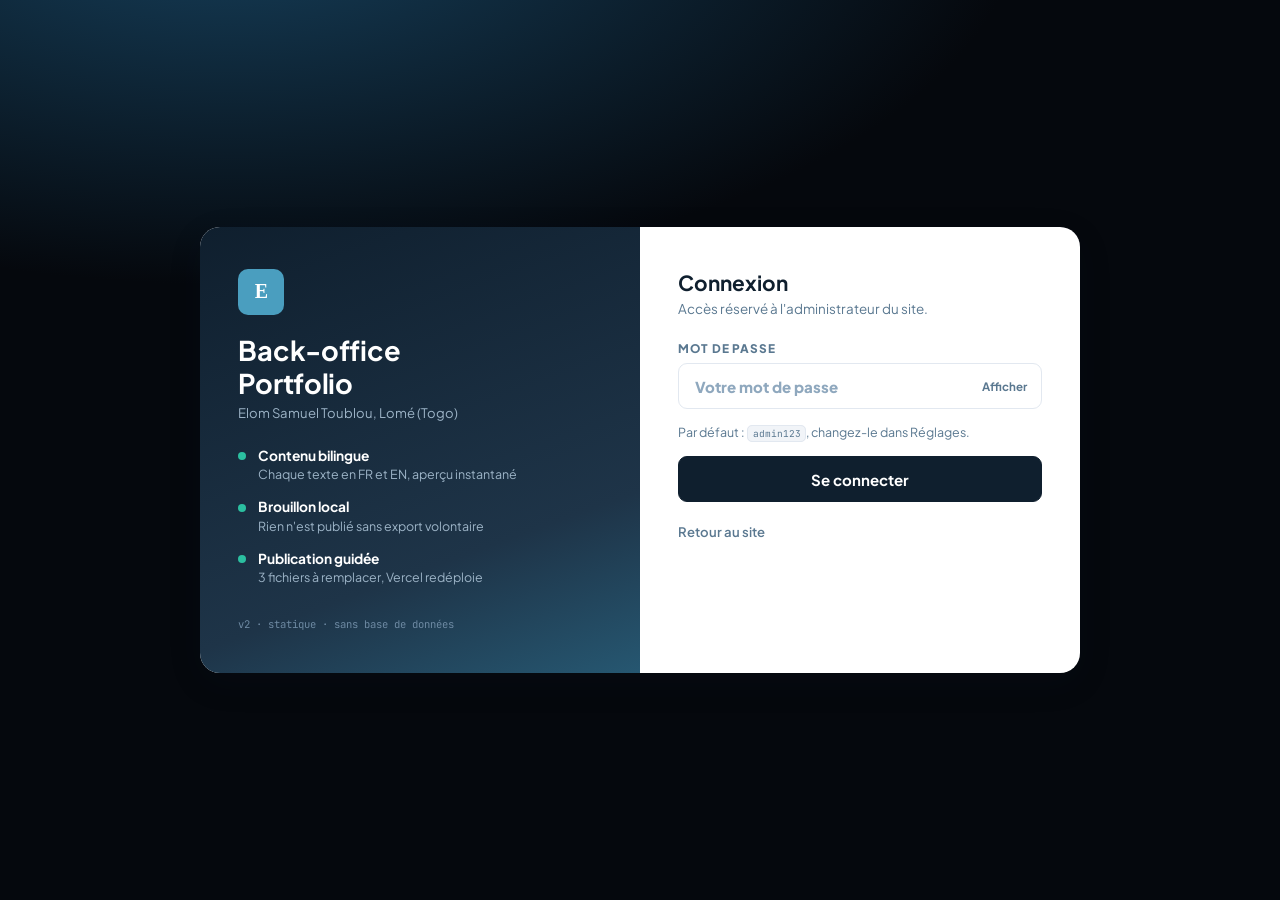
<file: admin/index.html>
<!DOCTYPE html>
<html lang="fr">
<head>
<meta charset="UTF-8">
<meta name="viewport" content="width=device-width, initial-scale=1.0">
<title>Back-office, Portfolio Elom Samuel Toublou</title>
<meta name="robots" content="noindex, nofollow">
<link rel="icon" href="data:image/svg+xml,<svg xmlns='http://www.w3.org/2000/svg' viewBox='0 0 36 36'><rect width='36' height='36' rx='6' fill='%230F1F2E'/><text x='50%25' y='56%25' dominant-baseline='middle' text-anchor='middle' font-family='Georgia,serif' font-weight='700' font-size='13' fill='white'>BO</text></svg>">
<link rel="preconnect" href="https://fonts.googleapis.com">
<link rel="preconnect" href="https://fonts.gstatic.com" crossorigin>
<link href="https://fonts.googleapis.com/css2?family=Plus+Jakarta+Sans:wght@400;500;600;700;800&family=JetBrains+Mono:wght@400;500;600&display=swap" rel="stylesheet">
<link rel="stylesheet" href="style.css">
</head>
<body>

<!-- LOGIN -->
<div id="login-screen" class="login-screen" hidden>
  <div class="login-split">
    <div class="login-brand">
      <div class="login-mark">E</div>
      <h1>Back-office<br>Portfolio</h1>
      <p class="login-who">Elom Samuel Toublou, Lomé (Togo)</p>
      <ul class="login-feats">
        <li><b>Contenu bilingue</b><span>Chaque texte en FR et EN, aperçu instantané</span></li>
        <li><b>Brouillon local</b><span>Rien n'est publié sans export volontaire</span></li>
        <li><b>Publication guidée</b><span>3 fichiers à remplacer, Vercel redéploie</span></li>
      </ul>
      <p class="login-ver">v2 · statique · sans base de données</p>
    </div>
    <div class="login-form-wrap">
      <h2>Connexion</h2>
      <p class="login-sub">Accès réservé à l'administrateur du site.</p>
      <form id="login-form" autocomplete="off">
        <label class="fld">
          <span>Mot de passe</span>
          <span class="pass-wrap">
            <input type="password" id="login-pass" placeholder="Votre mot de passe" autofocus>
            <button type="button" class="pass-eye" id="login-toggle" aria-label="Afficher le mot de passe">Afficher</button>
          </span>
        </label>
        <p class="login-hint" id="login-hint">Par défaut : <code>admin123</code>, changez-le dans Réglages.</p>
        <p class="login-err" id="login-err" hidden>Mauvais mot de passe, réessayez.</p>
        <button type="submit" class="btn-primary btn-block">Se connecter</button>
      </form>
      <a class="login-back" href="../index.html">Retour au site</a>
    </div>
  </div>
</div>

<!-- APP -->
<div id="app" class="app" hidden>
  <div class="side-overlay" id="side-overlay"></div>
  <aside class="sidebar" id="sidebar">
    <div class="side-brand">
      <div class="side-mark">E</div>
      <div class="side-id">
        <div class="side-name">Portfolio · BO</div>
        <div class="side-status"><span class="dot" id="side-dot"></span><span id="draft-status">Chargement…</span></div>
      </div>
    </div>
    <nav class="side-nav" id="side-nav">
      <p class="nav-group">Pilotage</p>
      <button data-view="dashboard" class="on"><span class="ico"><svg class="ic" viewBox="0 0 24 24" fill="none" stroke="currentColor" stroke-width="2" stroke-linecap="round" stroke-linejoin="round" aria-hidden="true"><rect width="7" height="9" x="3" y="3" rx="1"/><rect width="7" height="5" x="14" y="3" rx="1"/><rect width="7" height="9" x="14" y="12" rx="1"/><rect width="7" height="5" x="3" y="16" rx="1"/></svg></span>Tableau de bord</button>
      <p class="nav-group">Contenu</p>
      <button data-view="hero"><span class="ico"><svg class="ic" viewBox="0 0 24 24" fill="none" stroke="currentColor" stroke-width="2" stroke-linecap="round" stroke-linejoin="round" aria-hidden="true"><rect width="18" height="7" x="3" y="3" rx="1"/><rect width="9" height="7" x="3" y="14" rx="1"/><rect width="5" height="7" x="16" y="14" rx="1"/></svg></span>Hero</button>
      <button data-view="services"><span class="ico"><svg class="ic" viewBox="0 0 24 24" fill="none" stroke="currentColor" stroke-width="2" stroke-linecap="round" stroke-linejoin="round" aria-hidden="true"><rect width="7" height="7" x="3" y="3" rx="1"/><rect width="7" height="7" x="14" y="3" rx="1"/><rect width="7" height="7" x="14" y="14" rx="1"/><rect width="7" height="7" x="3" y="14" rx="1"/></svg></span>Services<span class="count" id="count-services"></span></button>
      <button data-view="projects"><span class="ico"><svg class="ic" viewBox="0 0 24 24" fill="none" stroke="currentColor" stroke-width="2" stroke-linecap="round" stroke-linejoin="round" aria-hidden="true"><path d="M4 20h16a2 2 0 0 0 2-2V8a2 2 0 0 0-2-2h-7.9a2 2 0 0 1-1.69-.9L9.6 3.9A2 2 0 0 0 7.93 3H4a2 2 0 0 0-2 2v13c0 1.1.9 2 2 2Z"/><path d="M8 10v4"/><path d="M12 10v2"/><path d="M16 10v6"/></svg></span>Projets<span class="count" id="count-projects"></span></button>
      <button data-view="finmodel"><span class="ico"><svg class="ic" viewBox="0 0 24 24" fill="none" stroke="currentColor" stroke-width="2" stroke-linecap="round" stroke-linejoin="round" aria-hidden="true"><line x1="21" x2="14" y1="4" y2="4"/><line x1="10" x2="3" y1="4" y2="4"/><line x1="21" x2="12" y1="12" y2="12"/><line x1="8" x2="3" y1="12" y2="12"/><line x1="21" x2="16" y1="20" y2="20"/><line x1="12" x2="3" y1="20" y2="20"/><line x1="14" x2="14" y1="2" y2="6"/><line x1="8" x2="8" y1="10" y2="14"/><line x1="16" x2="16" y1="18" y2="22"/></svg></span>Modélisation</button>
      <button data-view="skills"><span class="ico"><svg class="ic" viewBox="0 0 24 24" fill="none" stroke="currentColor" stroke-width="2" stroke-linecap="round" stroke-linejoin="round" aria-hidden="true"><path d="m3 17 2 2 4-4"/><path d="m3 7 2 2 4-4"/><path d="M13 6h8"/><path d="M13 12h8"/><path d="M13 18h8"/></svg></span>Compétences<span class="count" id="count-skills"></span></button>
      <button data-view="certs"><span class="ico"><svg class="ic" viewBox="0 0 24 24" fill="none" stroke="currentColor" stroke-width="2" stroke-linecap="round" stroke-linejoin="round" aria-hidden="true"><circle cx="12" cy="8" r="6"/><path d="M15.477 12.89 17 22l-5-3-5 3 1.523-9.11"/></svg></span>Certifications<span class="count" id="count-certs"></span></button>
      <button data-view="cv"><span class="ico"><svg class="ic" viewBox="0 0 24 24" fill="none" stroke="currentColor" stroke-width="2" stroke-linecap="round" stroke-linejoin="round" aria-hidden="true"><path d="M14 2H6a2 2 0 0 0-2 2v16a2 2 0 0 0 2 2h12a2 2 0 0 0 2-2V8z"/><polyline points="14 2 14 8 20 8"/><line x1="16" y1="13" x2="8" y2="13"/><line x1="16" y1="17" x2="8" y2="17"/><polyline points="10 9 9 9 8 9"/></svg></span>CV &amp; Expériences<span class="count" id="count-cv"></span></button>
      <button data-view="about"><span class="ico"><svg class="ic" viewBox="0 0 24 24" fill="none" stroke="currentColor" stroke-width="2" stroke-linecap="round" stroke-linejoin="round" aria-hidden="true"><path d="M19 21v-2a4 4 0 0 0-4-4H9a4 4 0 0 0-4 4v2"/><circle cx="12" cy="7" r="4"/></svg></span>À propos</button>
      <button data-view="contact"><span class="ico"><svg class="ic" viewBox="0 0 24 24" fill="none" stroke="currentColor" stroke-width="2" stroke-linecap="round" stroke-linejoin="round" aria-hidden="true"><rect width="20" height="16" x="2" y="4" rx="2"/><path d="m22 7-8.97 5.7a1.94 1.94 0 0 1-2.06 0L2 7"/></svg></span>Contact et profil</button>
      <p class="nav-group">Publication</p>
      <button data-view="media"><span class="ico"><svg class="ic" viewBox="0 0 24 24" fill="none" stroke="currentColor" stroke-width="2" stroke-linecap="round" stroke-linejoin="round" aria-hidden="true"><rect width="18" height="18" x="3" y="3" rx="2" ry="2"/><circle cx="9" cy="9" r="2"/><path d="m21 15-3.086-3.086a2 2 0 0 0-2.828 0L6 21"/></svg></span>Médias</button>
      <button data-view="seo"><span class="ico"><svg class="ic" viewBox="0 0 24 24" fill="none" stroke="currentColor" stroke-width="2" stroke-linecap="round" stroke-linejoin="round" aria-hidden="true"><circle cx="11" cy="11" r="8"/><path d="m21 21-4.3-4.3"/></svg></span>SEO</button>
      <button data-view="audience"><span class="ico"><svg class="ic" viewBox="0 0 24 24" fill="none" stroke="currentColor" stroke-width="2" stroke-linecap="round" stroke-linejoin="round" aria-hidden="true"><path d="M3 3v16a2 2 0 0 0 2 2h16"/><path d="M7 16v-3"/><path d="M12 16V8"/><path d="M17 16v-5"/></svg></span>Audience</button>
      <button data-view="activity"><span class="ico"><svg class="ic" viewBox="0 0 24 24" fill="none" stroke="currentColor" stroke-width="2" stroke-linecap="round" stroke-linejoin="round" aria-hidden="true"><circle cx="12" cy="12" r="10"/><polyline points="12 6 12 12 16 14"/></svg></span>Journal</button>
      <button data-view="settings"><span class="ico"><svg class="ic" viewBox="0 0 24 24" fill="none" stroke="currentColor" stroke-width="2" stroke-linecap="round" stroke-linejoin="round" aria-hidden="true"><path d="M12.22 2h-.44a2 2 0 0 0-2 2v.18a2 2 0 0 1-1 1.73l-.43.25a2 2 0 0 1-2 0l-.15-.08a2 2 0 0 0-2.73.73l-.22.38a2 2 0 0 0 .73 2.73l.15.1a2 2 0 0 1 1 1.72v.51a2 2 0 0 1-1 1.74l-.15.09a2 2 0 0 0-.73 2.73l.22.38a2 2 0 0 0 2.73.73l.15-.08a2 2 0 0 1 2 0l.43.25a2 2 0 0 1 1 1.73V20a2 2 0 0 0 2 2h.44a2 2 0 0 0 2-2v-.18a2 2 0 0 1 1-1.73l.43-.25a2 2 0 0 1 2 0l.15.08a2 2 0 0 0 2.73-.73l.22-.39a2 2 0 0 0-.73-2.73l-.15-.08a2 2 0 0 1-1-1.74v-.5a2 2 0 0 1 1-1.74l.15-.09a2 2 0 0 0 .73-2.73l-.22-.38a2 2 0 0 0-2.73-.73l-.15.08a2 2 0 0 1-2 0l-.43-.25a2 2 0 0 1-1-1.73V4a2 2 0 0 0-2-2z"/><circle cx="12" cy="12" r="3"/></svg></span>Réglages et export<span class="dot-warn" id="dot-unpublished" hidden></span></button>
    </nav>
    <div class="side-foot">
      <button id="btn-preview-toggle" class="side-link"><svg class="ic" viewBox="0 0 24 24" fill="none" stroke="currentColor" stroke-width="2" stroke-linecap="round" stroke-linejoin="round" aria-hidden="true"><path d="M2 12s3-7 10-7 10 7 10 7-3 7-10 7-10-7-10-7Z"/><circle cx="12" cy="12" r="3"/></svg><span>Aperçu du site</span></button>
      <a href="../index.html" target="_blank" rel="noopener" class="side-link"><svg class="ic" viewBox="0 0 24 24" fill="none" stroke="currentColor" stroke-width="2" stroke-linecap="round" stroke-linejoin="round" aria-hidden="true"><path d="M15 3h6v6"/><path d="M10 14 21 3"/><path d="M18 13v6a2 2 0 0 1-2 2H5a2 2 0 0 1-2-2V8a2 2 0 0 1 2-2h6"/></svg><span>Voir le site</span></a>
      <button id="btn-logout" class="side-link"><svg class="ic" viewBox="0 0 24 24" fill="none" stroke="currentColor" stroke-width="2" stroke-linecap="round" stroke-linejoin="round" aria-hidden="true"><path d="M18.36 6.64a9 9 0 1 1-12.73 0"/><line x1="12" x2="12" y1="2" y2="12"/></svg><span>Déconnexion</span></button>
    </div>
  </aside>

  <div class="main">
    <header class="topbar">
      <div class="crumb">
        <button class="hamburger" id="btn-menu" aria-label="Menu"><svg class="ic" viewBox="0 0 24 24" fill="none" stroke="currentColor" stroke-width="2" stroke-linecap="round" stroke-linejoin="round" aria-hidden="true"><line x1="4" x2="20" y1="12" y2="12"/><line x1="4" x2="20" y1="6" y2="6"/><line x1="4" x2="20" y1="18" y2="18"/></svg></button>
        <div>
          <h2 id="view-title">Tableau de bord</h2>
          <p id="view-sub">Vue d'ensemble du contenu.</p>
        </div>
      </div>
      <div class="top-actions">
        <button class="cmdk-trigger" id="btn-cmdk" type="button"><svg class="ic" viewBox="0 0 24 24" fill="none" stroke="currentColor" stroke-width="2" stroke-linecap="round" stroke-linejoin="round" aria-hidden="true"><circle cx="11" cy="11" r="8"/><path d="m21 21-4.3-4.3"/></svg><span>Rechercher</span><kbd>Ctrl K</kbd></button>
        <div class="seg" role="group" aria-label="Langue de l'aperçu">
          <span class="seg-lbl">Aperçu</span>
          <button id="tab-fr" class="on">FR</button><button id="tab-en">EN</button>
        </div>
        <span class="save-pill" id="save-state"><span class="dot"></span><span id="save-state-txt">Enregistré</span></span>
        <button id="btn-save" class="btn-primary">Enregistrer</button>
        <button id="btn-export" class="btn-dark">Exporter</button>
      </div>
    </header>

    <div class="preview-bar" id="preview-bar" hidden>
      <div class="preview-tools">
        <div class="seg seg-dark" role="group" aria-label="Format d'aperçu">
          <button id="preview-desktop" class="on"><svg class="ic" viewBox="0 0 24 24" fill="none" stroke="currentColor" stroke-width="2" stroke-linecap="round" stroke-linejoin="round" aria-hidden="true"><rect width="20" height="14" x="2" y="3" rx="2"/><line x1="8" x2="16" y1="21" y2="21"/><line x1="12" x2="12" y1="17" y2="21"/></svg>Desktop</button><button id="preview-mobile"><svg class="ic" viewBox="0 0 24 24" fill="none" stroke="currentColor" stroke-width="2" stroke-linecap="round" stroke-linejoin="round" aria-hidden="true"><rect width="14" height="20" x="5" y="2" rx="2" ry="2"/><path d="M12 18h.01"/></svg>Mobile</button>
        </div>
        <span class="preview-url">../index.html · brouillon local</span>
        <span class="preview-sp"></span>
        <button id="btn-preview-reload" class="tool-btn"><svg class="ic" viewBox="0 0 24 24" fill="none" stroke="currentColor" stroke-width="2" stroke-linecap="round" stroke-linejoin="round" aria-hidden="true"><path d="M21 12a9 9 0 1 1-9-9c2.52 0 4.93 1 6.74 2.74L21 8"/><path d="M21 3v5h-5"/></svg>Recharger</button>
        <a href="../index.html" target="_blank" rel="noopener" class="tool-btn"><svg class="ic" viewBox="0 0 24 24" fill="none" stroke="currentColor" stroke-width="2" stroke-linecap="round" stroke-linejoin="round" aria-hidden="true"><path d="M15 3h6v6"/><path d="M10 14 21 3"/><path d="M18 13v6a2 2 0 0 1-2 2H5a2 2 0 0 1-2-2V8a2 2 0 0 1 2-2h6"/></svg>Ouvrir</a>
        <button id="btn-preview-close" class="tool-btn"><svg class="ic" viewBox="0 0 24 24" fill="none" stroke="currentColor" stroke-width="2" stroke-linecap="round" stroke-linejoin="round" aria-hidden="true"><path d="M18 6 6 18"/><path d="m6 6 12 12"/></svg>Fermer</button>
      </div>
      <div class="preview-frame-wrap">
        <iframe id="preview-frame" src="../index.html" title="Aperçu du site"></iframe>
      </div>
    </div>

    <main id="view" class="view"></main>
    <footer class="app-foot">Back-office portfolio · brouillon stocké dans ce navigateur · mot de passe : dissuasion locale, pas une sécurité serveur.</footer>
  </div>
</div>

<div id="cmdk" class="cmdk" hidden>
  <div class="cmdk-box">
    <div class="cmdk-input-wrap"><svg class="ic" viewBox="0 0 24 24" fill="none" stroke="currentColor" stroke-width="2" stroke-linecap="round" stroke-linejoin="round" aria-hidden="true"><circle cx="11" cy="11" r="8"/><path d="m21 21-4.3-4.3"/></svg><input id="cmdk-input" placeholder="Rechercher un contenu, une section…" autocomplete="off"></div>
    <div class="cmdk-results" id="cmdk-results"></div>
    <div class="cmdk-foot"><span><kbd>flèches</kbd> naviguer</span><span><kbd>Entrée</kbd> ouvrir</span><span><kbd>Échap</kbd> fermer</span></div>
  </div>
</div>

<div id="toasts" class="toasts" aria-live="polite"></div>

<div id="modal" class="modal" hidden>
  <div class="modal-box">
    <div class="modal-ico" id="modal-ico"><svg class="ic" viewBox="0 0 24 24" fill="none" stroke="currentColor" stroke-width="2" stroke-linecap="round" stroke-linejoin="round" aria-hidden="true"><path d="m21.73 18-8-14a2 2 0 0 0-3.48 0l-8 14A2 2 0 0 0 4 21h16a2 2 0 0 0 1.73-3Z"/><path d="M12 9v4"/><path d="M12 17h.01"/></svg></div>
    <div>
      <h3 id="modal-title">Confirmer</h3>
      <p id="modal-text"></p>
      <div class="modal-actions">
        <button id="modal-cancel" class="btn-ghost">Annuler</button>
        <button id="modal-ok" class="btn-danger">Supprimer</button>
      </div>
    </div>
  </div>
</div>

<script src="app.js" defer></script>
</body>
</html>
</file>
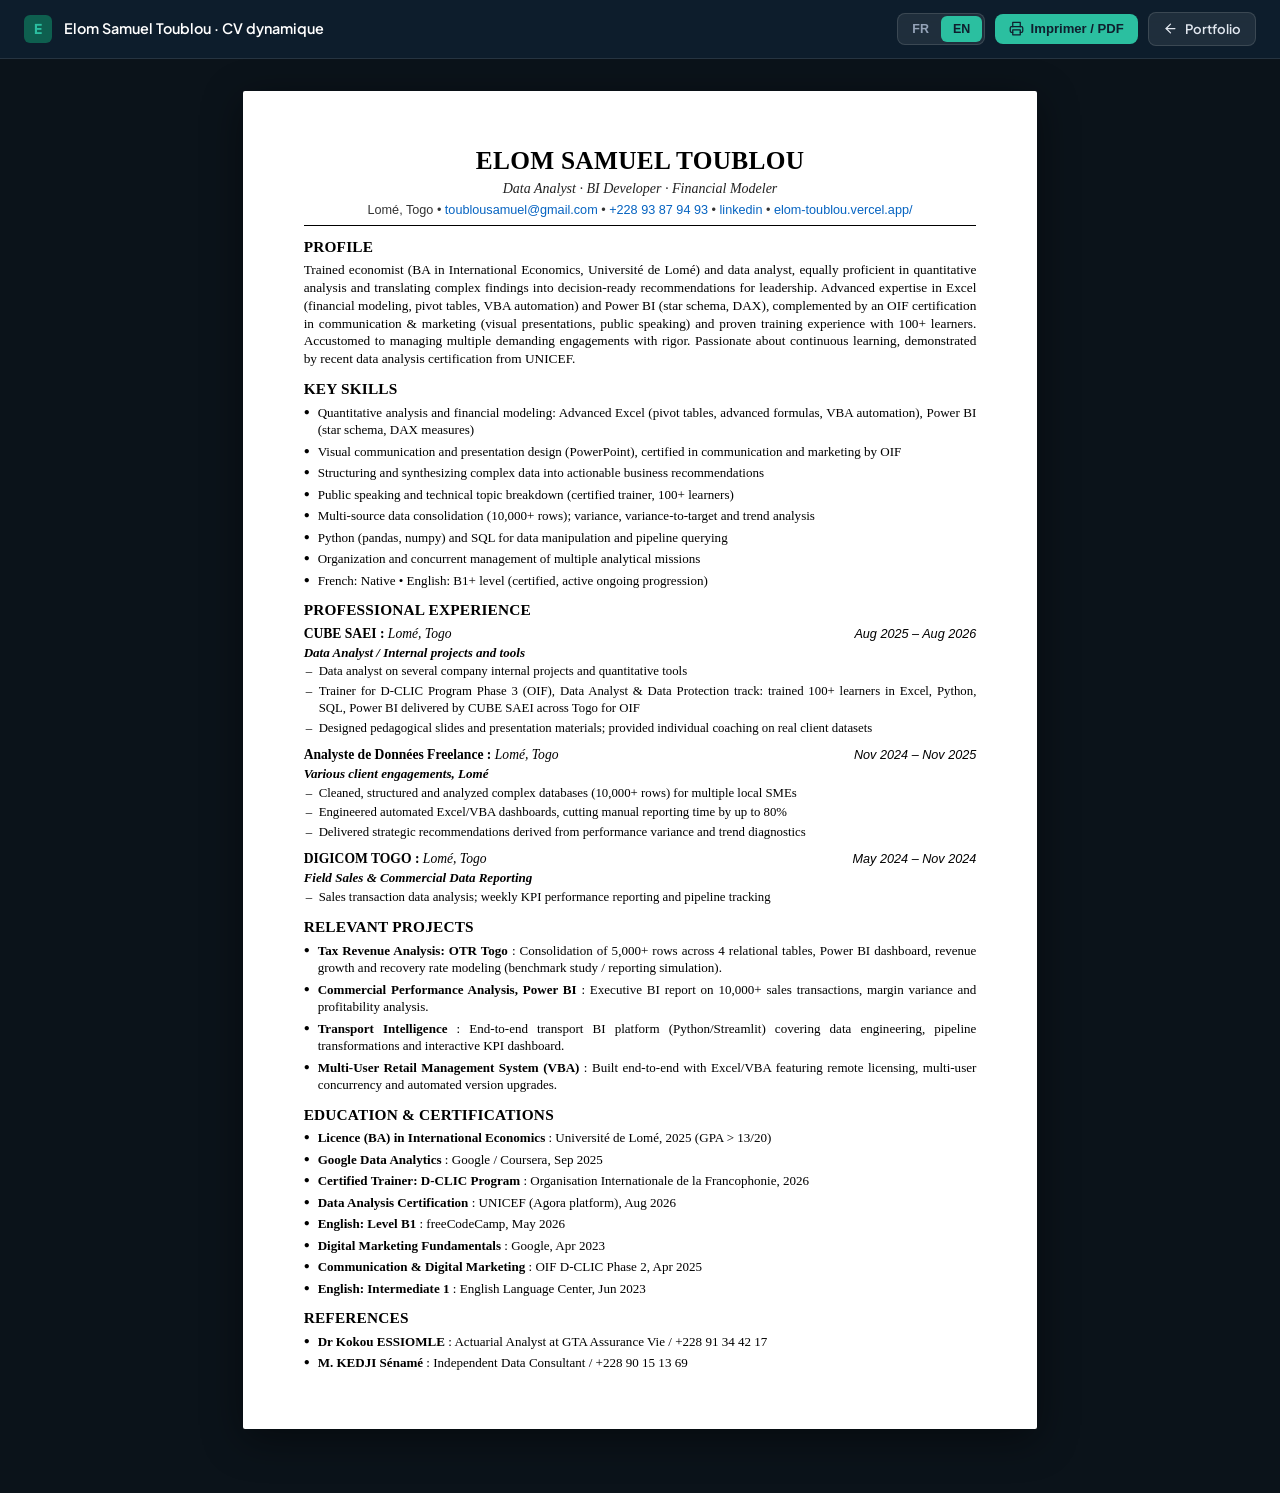
<file: cv.html>
<!DOCTYPE html>
<html lang="fr">
<head>
<meta charset="UTF-8">
<meta name="viewport" content="width=device-width, initial-scale=1.0">
<title>CV — Elom Samuel Toublou | Data Analyst</title>
<meta name="robots" content="noindex, follow">
<link rel="preconnect" href="https://fonts.googleapis.com">
<link rel="preconnect" href="https://fonts.gstatic.com" crossorigin>
<link href="https://fonts.googleapis.com/css2?family=Plus+Jakarta+Sans:wght@400;500;600;700&display=swap" rel="stylesheet">
<style>
  @page {
    size: A4;
    margin: 10mm 14mm 10mm 14mm;
  }
  * { box-sizing: border-box; margin: 0; padding: 0; }
  body {
    background: #0b131a;
    color: #111;
    font-family: "Times New Roman", Times, Georgia, serif;
    font-size: 10pt;
    line-height: 1.34;
    -webkit-font-smoothing: antialiased;
  }

  /* Barre d'action supérieure */
  .toolbar {
    position: sticky;
    top: 0;
    z-index: 100;
    display: flex;
    align-items: center;
    justify-content: space-between;
    gap: 1rem;
    padding: .75rem 1.5rem;
    background: rgba(15, 31, 46, 0.92);
    backdrop-filter: blur(12px);
    border-bottom: 1px solid rgba(255, 255, 255, 0.1);
    font-family: 'Plus Jakarta Sans', sans-serif;
    color: #fff;
  }
  .toolbar-brand {
    display: flex;
    align-items: center;
    gap: .75rem;
    font-size: .9rem;
    font-weight: 600;
  }
  .toolbar-brand .mark {
    width: 28px;
    height: 28px;
    background: #0E5F4F;
    color: #2BBFA0;
    display: grid;
    place-items: center;
    border-radius: 6px;
    font-weight: 800;
    font-size: .85rem;
  }
  .toolbar-actions {
    display: flex;
    align-items: center;
    gap: .6rem;
  }
  .lang-seg {
    display: inline-flex;
    background: rgba(255, 255, 255, 0.08);
    border: 1px solid rgba(255, 255, 255, 0.12);
    border-radius: 8px;
    padding: 2px;
  }
  .lang-seg button {
    background: none;
    border: none;
    color: #94A3B8;
    padding: .35rem .75rem;
    font-size: .78rem;
    font-weight: 700;
    border-radius: 6px;
    cursor: pointer;
    transition: all .2s;
  }
  .lang-seg button.active {
    background: #2BBFA0;
    color: #0F1F2E;
  }
  .btn-tool {
    display: inline-flex;
    align-items: center;
    gap: .4rem;
    padding: .45rem .9rem;
    font-size: .82rem;
    font-weight: 600;
    border-radius: 8px;
    text-decoration: none;
    cursor: pointer;
    border: none;
    transition: all .2s;
  }
  .btn-print {
    background: #2BBFA0;
    color: #0F1F2E;
  }
  .btn-print:hover {
    background: #38d4b3;
  }
  .btn-back {
    background: rgba(255, 255, 255, 0.08);
    color: #E2E8F0;
    border: 1px solid rgba(255, 255, 255, 0.12);
  }
  .btn-back:hover {
    background: rgba(255, 255, 255, 0.14);
  }

  /* Feuille A4 */
  .page-wrap {
    padding: 2rem 1rem 4rem;
    display: flex;
    justify-content: center;
  }
  .cv-sheet {
    width: 210mm;
    min-height: 297mm;
    background: #fff;
    padding: 14mm 16mm 14mm 16mm;
    box-shadow: 0 10px 40px rgba(0, 0, 0, 0.45);
    border-radius: 2px;
    color: #000;
  }

  /* Typographie CV */
  h1.name {
    font-size: 19pt;
    font-weight: bold;
    text-transform: uppercase;
    text-align: center;
    letter-spacing: .3px;
    margin-bottom: 2px;
  }
  .headline {
    text-align: center;
    font-size: 10.5pt;
    font-style: italic;
    color: #222;
    margin-bottom: 3px;
  }
  .contact {
    text-align: center;
    font-size: 9.5pt;
    font-family: Arial, sans-serif;
    color: #333;
    margin-bottom: 6px;
  }
  .contact a {
    color: #0563c1;
    text-decoration: none;
  }
  hr.sep {
    border: none;
    border-top: 1.1pt solid #000;
    margin: 6px 0 10px;
  }

  h2 {
    font-size: 11.5pt;
    font-weight: bold;
    text-transform: uppercase;
    margin: 11px 0 4px;
    letter-spacing: .2px;
  }

  .profile {
    text-align: justify;
    font-size: 10pt;
    line-height: 1.34;
  }

  ul.b {
    list-style: none;
    margin-top: 2px;
  }
  ul.b > li {
    padding-left: 14px;
    position: relative;
    margin-bottom: 4px;
    text-align: justify;
    font-size: 9.8pt;
  }
  ul.b > li::before {
    content: "●";
    position: absolute;
    left: 0;
    font-size: 7.5pt;
    top: 1px;
  }

  .job {
    margin-bottom: 9px;
  }
  .job-line {
    display: flex;
    justify-content: space-between;
    align-items: baseline;
  }
  .job-head {
    font-weight: bold;
    font-size: 10.2pt;
  }
  .job-org {
    font-style: italic;
    font-weight: normal;
  }
  .job-dates {
    font-family: Arial, sans-serif;
    font-size: 9.5pt;
    font-style: italic;
    white-space: nowrap;
    padding-left: 10px;
  }
  .role-sub {
    font-style: italic;
    font-size: 9.8pt;
    margin-top: 1px;
    font-weight: 600;
  }

  ul.sub {
    list-style: none;
    margin-top: 2px;
  }
  ul.sub > li {
    padding-left: 15px;
    position: relative;
    margin-bottom: 2.5px;
    font-size: 9.6pt;
    text-align: justify;
  }
  ul.sub > li::before {
    content: "–";
    position: absolute;
    left: 2px;
  }

  .loading-msg {
    text-align: center;
    padding: 3rem;
    font-family: 'Plus Jakarta Sans', sans-serif;
    color: #94A3B8;
  }

  /* Mode impression natif A4 */
  @media print {
    body {
      background: #fff;
    }
    .toolbar {
      display: none !important;
    }
    .page-wrap {
      padding: 0;
      margin: 0;
    }
    .cv-sheet {
      box-shadow: none;
      border-radius: 0;
      width: 100%;
      min-height: auto;
      padding: 0;
    }
    a {
      text-decoration: none;
      color: inherit;
    }
  }

  @media (max-width: 820px) {
    .cv-sheet {
      width: 100%;
      min-height: auto;
      padding: 1rem;
    }
    .toolbar {
      flex-wrap: wrap;
    }
  }
</style>
</head>
<body>

<header class="toolbar">
  <div class="toolbar-brand">
    <div class="mark">E</div>
    <span>Elom Samuel Toublou · CV dynamique</span>
  </div>
  <div class="toolbar-actions">
    <div class="lang-seg" role="group" aria-label="Langue du CV">
      <button id="btn-fr" class="active">FR</button>
      <button id="btn-en">EN</button>
    </div>
    <button id="btn-print" class="btn-tool btn-print" onclick="window.print()">
      <svg width="15" height="15" viewBox="0 0 24 24" fill="none" stroke="currentColor" stroke-width="2" stroke-linecap="round" stroke-linejoin="round"><polyline points="6 9 6 2 18 2 18 9"/><path d="M6 18H4a2 2 0 0 1-2-2v-5a2 2 0 0 1 2-2h16a2 2 0 0 1 2 2v5a2 2 0 0 1-2 2h-2"/><rect width="12" height="8" x="6" y="14"/></svg>
      <span>Imprimer / PDF</span>
    </button>
    <a href="index.html" class="btn-tool btn-back">
      <svg width="15" height="15" viewBox="0 0 24 24" fill="none" stroke="currentColor" stroke-width="2" stroke-linecap="round" stroke-linejoin="round"><line x1="19" y1="12" x2="5" y2="12"/><polyline points="12 19 5 12 12 5"/></svg>
      <span>Portfolio</span>
    </a>
  </div>
</header>

<main class="page-wrap">
  <article class="cv-sheet" id="cv-content">
    <div class="loading-msg">Chargement du CV…</div>
  </article>
</main>

<script>
(function() {
  const urlParams = new URLSearchParams(window.location.search);
  let currentLang = urlParams.get('lang') || localStorage.getItem('elom-lang') || 'fr';
  if (currentLang !== 'en' && currentLang !== 'fr') currentLang = 'fr';

  const DRAFT_KEY = 'elom_cms_draft';
  let siteData = null;

  function esc(s) {
    return String(s == null ? '' : s)
      .replace(/&/g, '&amp;').replace(/</g, '&lt;')
      .replace(/>/g, '&gt;').replace(/"/g, '&quot;');
  }

  function deepMerge(base, over) {
    if (Array.isArray(over)) return over;
    if (over && typeof over === 'object' && base && typeof base === 'object' && !Array.isArray(base)) {
      const out = Object.assign({}, base);
      for (const k of Object.keys(over)) out[k] = deepMerge(base[k], over[k]);
      return out;
    }
    return over === undefined ? base : over;
  }

  function renderCV() {
    if (!siteData) return;
    const isFr = currentLang === 'fr';
    const p = siteData.profile || {};
    const cv = siteData.cv || {};
    const name = [p.firstName, p.middleName, p.lastName].filter(Boolean).join(' ') || 'TOUBLOU ELOM SAMUEL';
    const headline = (cv.title && cv.title[currentLang]) || (isFr ? 'Data Analyst · Développeur BI · Modélisateur Financier' : 'Data Analyst · BI Developer · Financial Modeler');
    const summary = (cv.summary && cv.summary[currentLang]) || '';

    const phone = p.phone || '+228 93 87 94 93';
    const email = p.email || 'toublousamuel@gmail.com';
    const loc = p.location || 'Lomé, Togo';
    const linkedin = p.linkedin || 'https://www.linkedin.com/in/elom-samuel-toublou-056446346/';
    const siteUrl = 'https://elom-toublou.vercel.app/';

    // Compétences clés
    const skills = (cv.keySkills || []).map(function(s) {
      const txt = isFr ? (s.fr || s.en || '') : (s.en || s.fr || '');
      return txt ? '<li>' + esc(txt) + '</li>' : '';
    }).filter(Boolean).join('');

    // Expériences
    const exps = (cv.experiences || []).map(function(e) {
      const role = isFr ? (e.role_fr || e.role_en || '') : (e.role_en || e.role_fr || '');
      const period = isFr ? (e.period_fr || e.period_en || '') : (e.period_en || e.period_fr || '');
      const bullets = isFr ? (e.bullets_fr || e.bullets_en || []) : (e.bullets_en || e.bullets_fr || []);
      const bHtml = bullets.map(function(b) { return '<li>' + esc(b) + '</li>'; }).join('');
      return '<div class="job">' +
        '<div class="job-line">' +
          '<span class="job-head">' + esc(e.company) + (e.location ? ' : <span class="job-org">' + esc(e.location) + '</span>' : '') + '</span>' +
          '<span class="job-dates">' + esc(period) + '</span>' +
        '</div>' +
        (role ? '<p class="role-sub">' + esc(role) + '</p>' : '') +
        (bHtml ? '<ul class="sub">' + bHtml + '</ul>' : '') +
      '</div>';
    }).join('');

    // Projets pertinents (synchronisés avec site.json)
    const projects = (cv.cvProjects && cv.cvProjects.length ? cv.cvProjects : (siteData.projects && siteData.projects.items ? siteData.projects.items.slice(0, 4) : [])).map(function(pr) {
      const title = isFr ? (pr.title_fr || pr.title_en || '') : (pr.title_en || pr.title_fr || '');
      const desc = isFr ? (pr.desc_fr || pr.desc_en || '') : (pr.desc_en || pr.desc_fr || '');
      return '<li><strong>' + esc(title) + '</strong> : ' + esc(desc) + '</li>';
    }).join('');

    // Formation & Certifications
    const edu = (cv.education || []).map(function(ed) {
      const deg = isFr ? (ed.degree_fr || ed.degree_en || '') : (ed.degree_en || ed.degree_fr || '');
      const school = isFr ? (ed.school_fr || ed.school_en || ed.school || '') : (ed.school_en || ed.school_fr || ed.school || '');
      const det = isFr ? (ed.details_fr || ed.details_en || '') : (ed.details_en || ed.details_fr || '');
      return '<li><strong>' + esc(deg) + '</strong> : ' + esc(school) + (ed.year ? ', ' + esc(ed.year) : '') + (det ? ' (' + esc(det) + ')' : '') + '</li>';
    }).join('');

    // Certifications synchronisées en direct depuis la liste globale
    const certs = ((siteData.certifications && siteData.certifications.items) || []).map(function(c) {
      const cTitle = isFr ? (c.title_fr || c.title_en || '') : (c.title_en || c.title_fr || '');
      const cOrg = isFr ? (c.org_fr || c.org_en || '') : (c.org_en || c.org_fr || '');
      if (c.id === 'c1' || cTitle.toLowerCase().indexOf('licence en économie') !== -1) return '';
      return '<li><strong>' + esc(cTitle) + '</strong> : ' + esc(cOrg) + '</li>';
    }).filter(Boolean).join('');

    // Références
    const refs = (cv.references || []).map(function(r) {
      const rTitle = isFr ? (r.title_fr || r.title_en || '') : (r.title_en || r.title_fr || '');
      return '<li><strong>' + esc(r.name) + '</strong> : ' + esc(rTitle) + (r.phone ? ' / ' + esc(r.phone) : '') + '</li>';
    }).join('');

    const html =
      '<h1 class="name">' + esc(name) + '</h1>' +
      '<p class="headline">' + esc(headline) + '</p>' +
      '<p class="contact">' +
        esc(loc) + ' • <a href="mailto:' + esc(email) + '">' + esc(email) + '</a> • <a href="tel:' + esc(phone.replace(/\s+/g,'')) + '">' + esc(phone) + '</a> • ' +
        '<a href="' + esc(linkedin) + '" target="_blank" rel="noopener">linkedin</a> • ' +
        '<a href="' + esc(siteUrl) + '" target="_blank" rel="noopener">' + esc(siteUrl.replace(/^https?:\/\//, '')) + '</a>' +
      '</p>' +
      '<hr class="sep">' +
      (summary ? '<h2>' + (isFr ? 'PROFIL' : 'PROFILE') + '</h2><p class="profile">' + esc(summary) + '</p>' : '') +
      (skills ? '<h2>' + (isFr ? 'COMPÉTENCES CLÉS' : 'KEY SKILLS') + '</h2><ul class="b">' + skills + '</ul>' : '') +
      (exps ? '<h2>' + (isFr ? 'EXPÉRIENCE PROFESSIONNELLE' : 'PROFESSIONAL EXPERIENCE') + '</h2>' + exps : '') +
      (projects ? '<h2>' + (isFr ? 'PROJETS PERTINENTS' : 'RELEVANT PROJECTS') + '</h2><ul class="b">' + projects + '</ul>' : '') +
      ((edu || certs) ? '<h2>' + (isFr ? 'FORMATION & CERTIFICATIONS' : 'EDUCATION & CERTIFICATIONS') + '</h2><ul class="b">' + edu + certs + '</ul>' : '') +
      (refs ? '<h2>' + (isFr ? 'RÉFÉRENCES' : 'REFERENCES') + '</h2><ul class="b">' + refs + '</ul>' : '');

    document.getElementById('cv-content').innerHTML = html;
    document.title = 'CV — ' + name + ' | ' + (isFr ? 'Data Analyst' : 'Data Analyst');
  }

  function setLang(lang) {
    currentLang = lang;
    document.getElementById('btn-fr').classList.toggle('active', lang === 'fr');
    document.getElementById('btn-en').classList.toggle('active', lang === 'en');
    document.documentElement.lang = lang;
    renderCV();
  }

  document.getElementById('btn-fr').addEventListener('click', () => setLang('fr'));
  document.getElementById('btn-en').addEventListener('click', () => setLang('en'));

  // Chargement des données
  fetch('data/site.json', { cache: 'no-store' })
    .then(r => r.json())
    .then(data => {
      try {
        const rawDraft = localStorage.getItem(DRAFT_KEY);
        if (rawDraft) {
          const draft = JSON.parse(rawDraft);
          siteData = deepMerge(data, draft);
        } else {
          siteData = data;
        }
      } catch (e) {
        siteData = data;
      }
      setLang(currentLang);
      if (urlParams.get('print') === '1') {
        setTimeout(() => window.print(), 400);
      }
    })
    .catch(err => {
      document.getElementById('cv-content').innerHTML = '<div class="loading-msg">Erreur de chargement des données du CV.</div>';
    });
})();
</script>
</body>
</html>
</file>
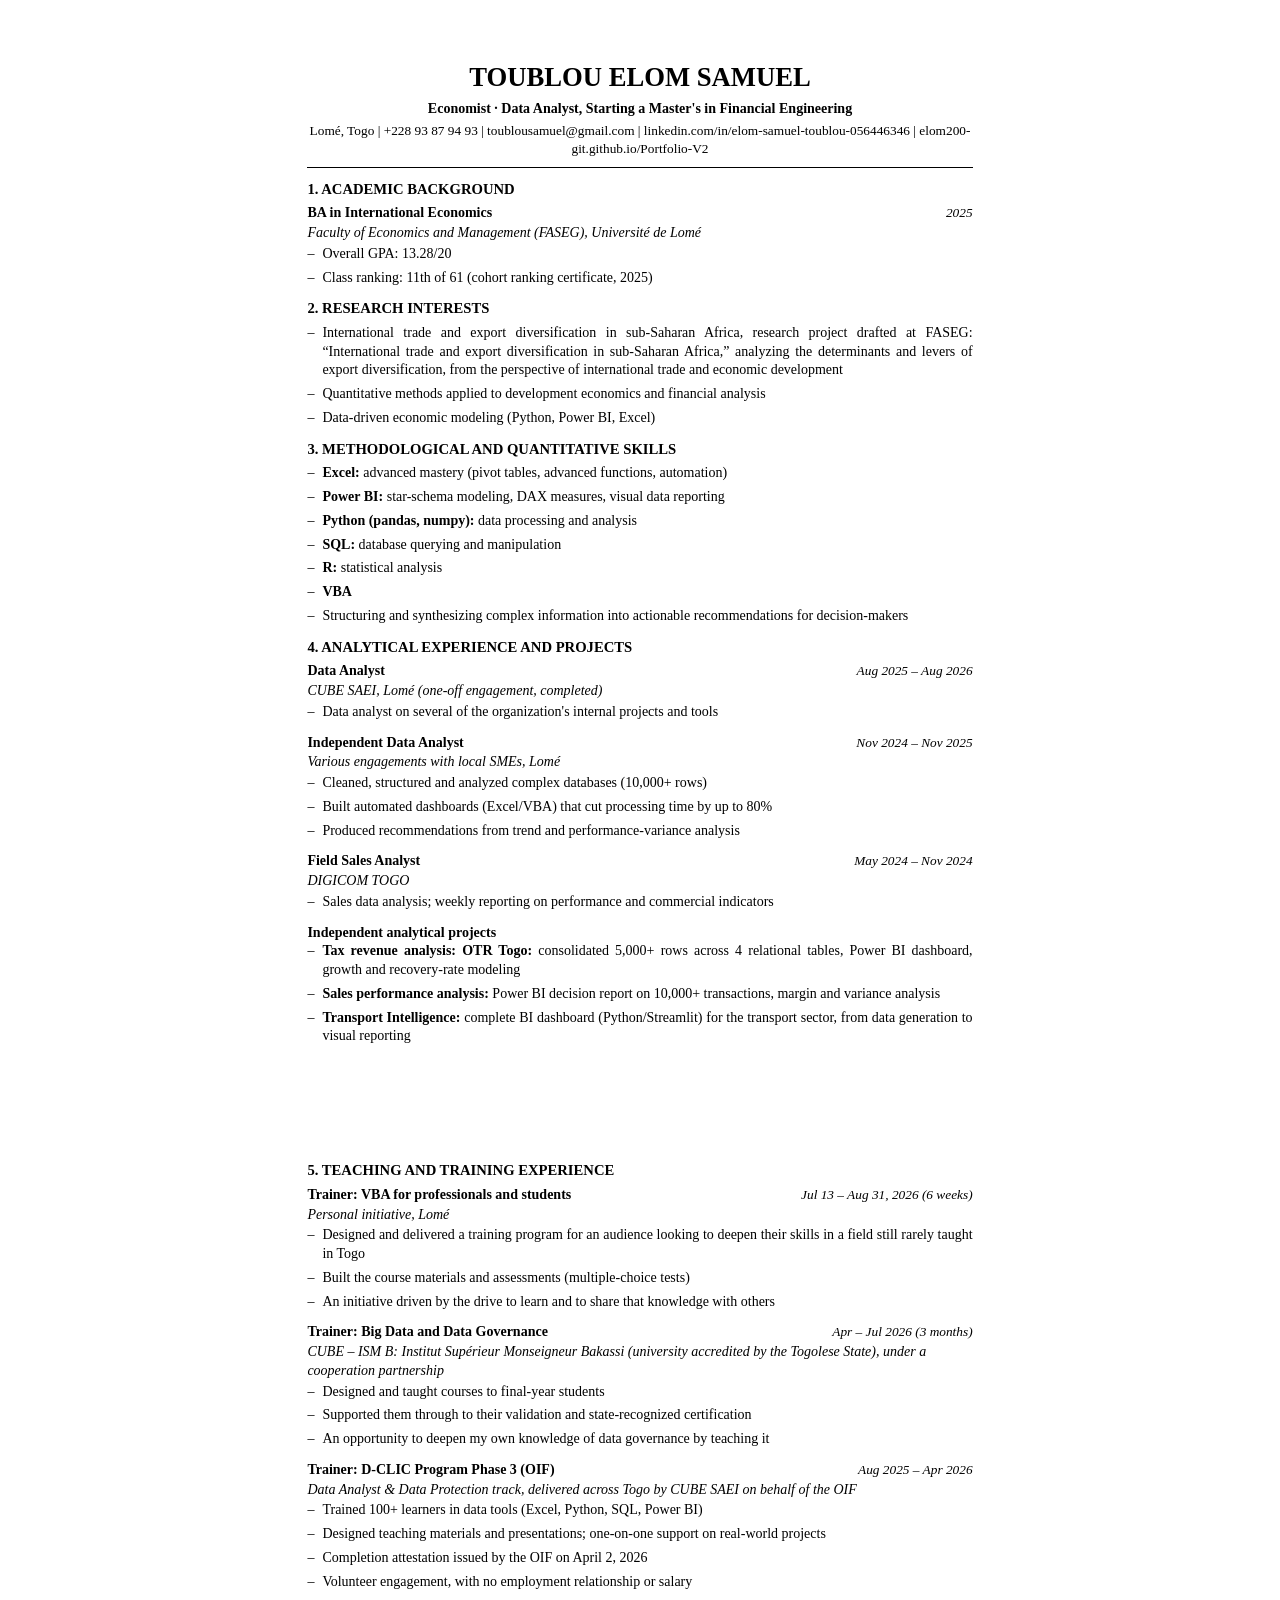
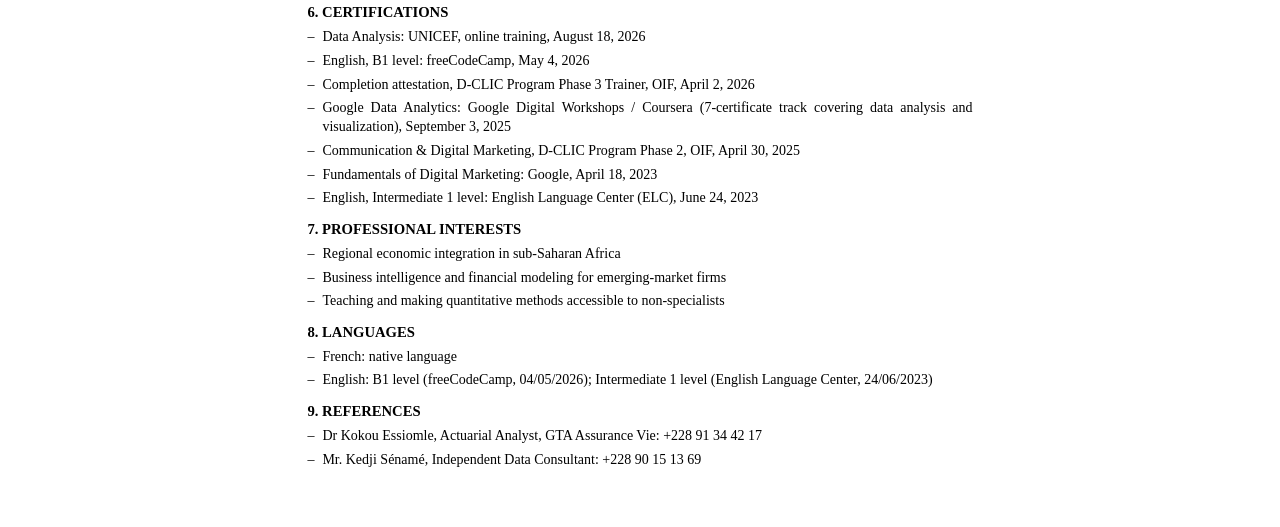
<file: assets/documents/cv/Elom_Toublou_CV_Academic_EN.html>
﻿<!DOCTYPE html>
<html lang="en">
<head>
<meta charset="UTF-8">
<title>Elom Toublou - Academic CV</title>
<style>
  @page { size: A4; margin: 0; }
  * { margin: 0; padding: 0; box-sizing: border-box; }
  body {
    font-family: "Times New Roman", Times, serif;
    font-size: 10.5pt; color: #000; line-height: 1.34;
    width: 210mm; margin: 0 auto; background: #fff;
  }
  .page { padding: 16mm 17mm 14mm 17mm; }
  .page + .page { page-break-before: always; padding-top: 12mm; }

  h1.name { font-size: 20pt; font-weight: bold; text-transform: uppercase; text-align: center; }
  .headline { text-align: center; font-size: 10.5pt; font-weight: bold; margin: 4px 0 3px; }
  .contact { text-align: center; font-size: 10pt; }
  .contact a { color: #0563c1; text-decoration: none; }
  hr.sep { border: none; border-top: 1.2pt solid #000; margin: 9px 0 11px; }

  h2 { font-size: 11pt; font-weight: bold; margin: 12px 0 5px; }

  ul.d { list-style: none; }
  ul.d > li { padding-left: 15px; position: relative; margin-bottom: 5px; text-align: justify; }
  ul.d > li::before { content: "–"; position: absolute; left: 0; }

  .entry { margin-bottom: 12px; }
  .entry-line { display: flex; justify-content: space-between; align-items: baseline; }
  .entry-title { font-weight: bold; }
  .entry-dates { font-size: 10pt; font-style: italic; white-space: nowrap; padding-left: 12px; }
  .entry-org { font-style: italic; margin: 1px 0 2px; }
  .note { font-size: 9.5pt; font-style: italic; }

  .indent { padding-left: 15px; }

  .two { display: flex; justify-content: space-between; }
</style>
</head>
<body>
<div class="page">

  <h1 class="name">Toublou Elom Samuel</h1>
  <p class="headline">Economist · Data Analyst, Starting a Master's in Financial Engineering</p>
  <p class="contact">Lomé, Togo | +228 93 87 94 93 | toublousamuel@gmail.com | linkedin.com/in/elom-samuel-toublou-056446346 | elom200-git.github.io/Portfolio-V2</p>
  <hr class="sep">

  <h2>1. ACADEMIC BACKGROUND</h2>
  <div class="entry">
    <div class="entry-line">
      <span class="entry-title">BA in International Economics</span>
      <span class="entry-dates">2025</span>
    </div>
    <p class="entry-org">Faculty of Economics and Management (FASEG), Université de Lomé</p>
    <ul class="d">
      <li>Overall GPA: 13.28/20</li>
      <li>Class ranking: 11th of 61 (cohort ranking certificate, 2025)</li>
    </ul>
  </div>

  <h2>2. RESEARCH INTERESTS</h2>
  <ul class="d">
    <li>International trade and export diversification in sub-Saharan Africa, research project drafted at FASEG: “International trade and export diversification in sub-Saharan Africa,” analyzing the determinants and levers of export diversification, from the perspective of international trade and economic development</li>
    <li>Quantitative methods applied to development economics and financial analysis</li>
    <li>Data-driven economic modeling (Python, Power BI, Excel)</li>
  </ul>

  <h2>3. METHODOLOGICAL AND QUANTITATIVE SKILLS</h2>
  <ul class="d">
    <li><strong>Excel:</strong> advanced mastery (pivot tables, advanced functions, automation)</li>
    <li><strong>Power BI:</strong> star-schema modeling, DAX measures, visual data reporting</li>
    <li><strong>Python (pandas, numpy):</strong> data processing and analysis</li>
    <li><strong>SQL:</strong> database querying and manipulation</li>
    <li><strong>R:</strong> statistical analysis</li>
    <li><strong>VBA</strong></li>
    <li>Structuring and synthesizing complex information into actionable recommendations for decision-makers</li>
  </ul>

  <h2>4. ANALYTICAL EXPERIENCE AND PROJECTS</h2>

  <div class="entry">
    <div class="entry-line">
      <span class="entry-title">Data Analyst</span>
      <span class="entry-dates">Aug 2025 – Aug 2026</span>
    </div>
    <p class="entry-org">CUBE SAEI, Lomé (one-off engagement, completed)</p>
    <ul class="d">
      <li>Data analyst on several of the organization's internal projects and tools</li>
    </ul>
  </div>

  <div class="entry">
    <div class="entry-line">
      <span class="entry-title">Independent Data Analyst</span>
      <span class="entry-dates">Nov 2024 – Nov 2025</span>
    </div>
    <p class="entry-org">Various engagements with local SMEs, Lomé</p>
    <ul class="d">
      <li>Cleaned, structured and analyzed complex databases (10,000+ rows)</li>
      <li>Built automated dashboards (Excel/VBA) that cut processing time by up to 80%</li>
      <li>Produced recommendations from trend and performance-variance analysis</li>
    </ul>
  </div>

  <div class="entry">
    <div class="entry-line">
      <span class="entry-title">Field Sales Analyst</span>
      <span class="entry-dates">May 2024 – Nov 2024</span>
    </div>
    <p class="entry-org">DIGICOM TOGO</p>
    <ul class="d">
      <li>Sales data analysis; weekly reporting on performance and commercial indicators</li>
    </ul>
  </div>

  <p style="margin-top:6px"><strong>Independent analytical projects</strong></p>
  <ul class="d">
    <li><strong>Tax revenue analysis: OTR Togo:</strong> consolidated 5,000+ rows across 4 relational tables, Power BI dashboard, growth and recovery-rate modeling</li>
    <li><strong>Sales performance analysis:</strong> Power BI decision report on 10,000+ transactions, margin and variance analysis</li>
    <li><strong>Transport Intelligence:</strong> complete BI dashboard (Python/Streamlit) for the transport sector, from data generation to visual reporting</li>
  </ul>

</div>
<div class="page">

  <h2>5. TEACHING AND TRAINING EXPERIENCE</h2>

  <div class="entry">
    <div class="entry-line">
      <span class="entry-title">Trainer: VBA for professionals and students</span>
      <span class="entry-dates">Jul 13 – Aug 31, 2026 (6 weeks)</span>
    </div>
    <p class="entry-org">Personal initiative, Lomé</p>
    <ul class="d">
      <li>Designed and delivered a training program for an audience looking to deepen their skills in a field still rarely taught in Togo</li>
      <li>Built the course materials and assessments (multiple-choice tests)</li>
      <li>An initiative driven by the drive to learn and to share that knowledge with others</li>
    </ul>
  </div>

  <div class="entry">
    <div class="entry-line">
      <span class="entry-title">Trainer: Big Data and Data Governance</span>
      <span class="entry-dates">Apr – Jul 2026 (3 months)</span>
    </div>
    <p class="entry-org">CUBE – ISM B: Institut Supérieur Monseigneur Bakassi (university accredited by the Togolese State), under a cooperation partnership</p>
    <ul class="d">
      <li>Designed and taught courses to final-year students</li>
      <li>Supported them through to their validation and state-recognized certification</li>
      <li>An opportunity to deepen my own knowledge of data governance by teaching it</li>
    </ul>
  </div>

  <div class="entry">
    <div class="entry-line">
      <span class="entry-title">Trainer: D-CLIC Program Phase 3 (OIF)</span>
      <span class="entry-dates">Aug 2025 – Apr 2026</span>
    </div>
    <p class="entry-org">Data Analyst &amp; Data Protection track, delivered across Togo by CUBE SAEI on behalf of the OIF</p>
    <ul class="d">
      <li>Trained 100+ learners in data tools (Excel, Python, SQL, Power BI)</li>
      <li>Designed teaching materials and presentations; one-on-one support on real-world projects</li>
      <li>Completion attestation issued by the OIF on April 2, 2026</li>
      <li>Volunteer engagement, with no employment relationship or salary</li>
    </ul>
  </div>

  <h2>6. CERTIFICATIONS</h2>
  <ul class="d">
    <li>Data Analysis: UNICEF, online training, August 18, 2026</li>
    <li>English, B1 level: freeCodeCamp, May 4, 2026</li>
    <li>Completion attestation, D-CLIC Program Phase 3 Trainer, OIF, April 2, 2026</li>
    <li>Google Data Analytics: Google Digital Workshops / Coursera (7-certificate track covering data analysis and visualization), September 3, 2025</li>
    <li>Communication &amp; Digital Marketing, D-CLIC Program Phase 2, OIF, April 30, 2025</li>
    <li>Fundamentals of Digital Marketing: Google, April 18, 2023</li>
    <li>English, Intermediate 1 level: English Language Center (ELC), June 24, 2023</li>
  </ul>

  <h2>7. PROFESSIONAL INTERESTS</h2>
  <ul class="d">
    <li>Regional economic integration in sub-Saharan Africa</li>
    <li>Business intelligence and financial modeling for emerging-market firms</li>
    <li>Teaching and making quantitative methods accessible to non-specialists</li>
  </ul>

  <h2>8. LANGUAGES</h2>
  <ul class="d">
    <li>French: native language</li>
    <li>English: B1 level (freeCodeCamp, 04/05/2026); Intermediate 1 level (English Language Center, 24/06/2023)</li>
  </ul>

  <h2>9. REFERENCES</h2>
  <ul class="d">
    <li>Dr Kokou Essiomle, Actuarial Analyst, GTA Assurance Vie: +228 91 34 42 17</li>
    <li>Mr. Kedji Sénamé, Independent Data Consultant: +228 90 15 13 69</li>
  </ul>

</div>
</body>
</html>
</file>
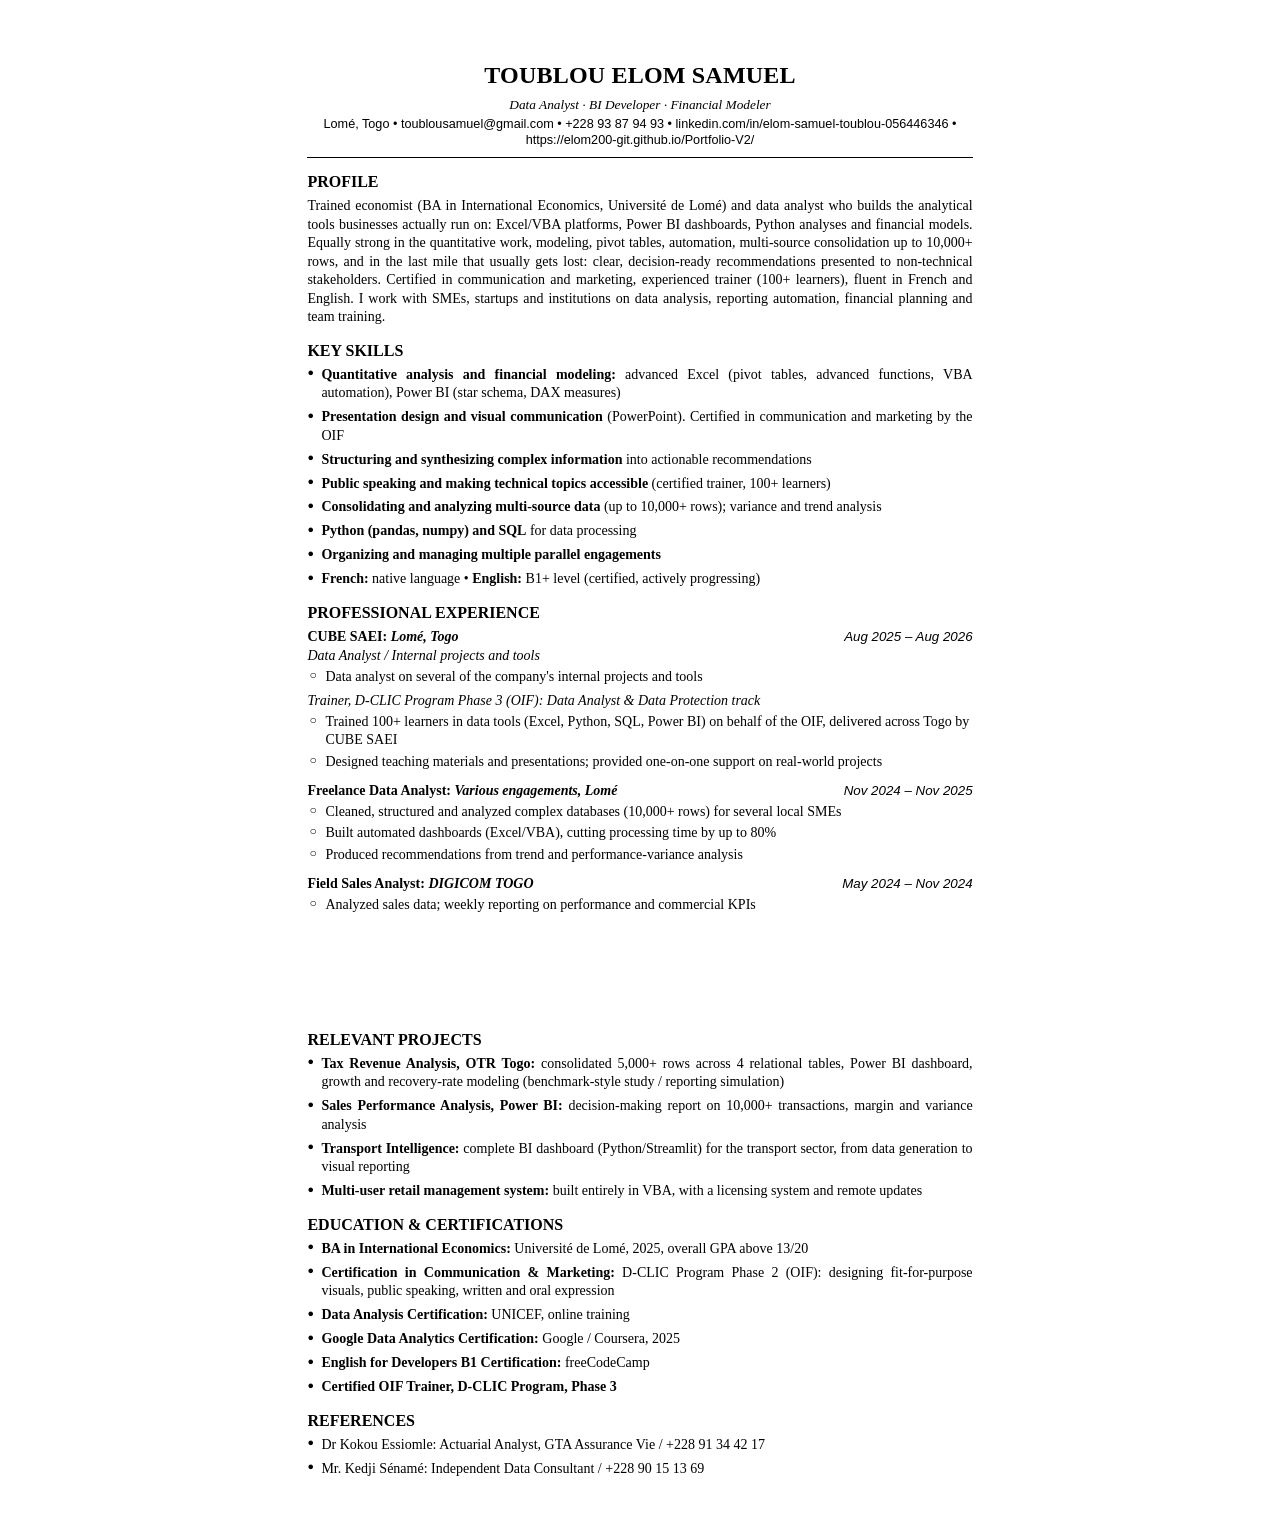
<file: assets/documents/cv/Elom_Toublou_CV_Professional_EN.html>
<!DOCTYPE html>
<html lang="en">
<head>
<meta charset="UTF-8">
<title>Elom Toublou - Professional CV</title>
<style>
  @page { size: A4; margin: 0; }
  * { margin: 0; padding: 0; box-sizing: border-box; }
  body {
    font-family: "Times New Roman", Times, serif;
    font-size: 10.5pt; color: #000; line-height: 1.32;
    width: 210mm; margin: 0 auto; background: #fff;
  }
  .page { padding: 16mm 17mm 14mm 17mm; }
  .page + .page { page-break-before: always; padding-top: 10mm; }

  h1.name { font-size: 18pt; font-weight: bold; text-transform: uppercase; letter-spacing: .2px; text-align: center; }
  .headline { text-align: center; font-size: 10pt; font-style: italic; margin: 4px 0 2px; }
  .contact { text-align: center; font-size: 9.5pt; font-family: Arial, sans-serif; }
  .contact a { color: #0563c1; text-decoration: none; }
  hr.sep { border: none; border-top: 1.1pt solid #000; margin: 8px 0 10px; }

  h2 { font-size: 12pt; font-weight: bold; margin: 13px 0 5px; }

  .profile { text-align: justify; }

  ul.b { list-style: none; }
  ul.b > li { padding-left: 14px; position: relative; margin-bottom: 5.5px; text-align: justify; }
  ul.b > li::before { content: "●"; position: absolute; left: 0; font-size: 8pt; top: .5px; }
  ul.sub { list-style: none; margin-top: 2px; }
  ul.sub > li { padding-left: 18px; position: relative; margin-bottom: 3px; }
  ul.sub > li::before { content: "○"; position: absolute; left: 2px; font-size: 9pt; }

  .job { margin-bottom: 11px; }
  .job-head { font-weight: bold; }
  .job-org { font-style: italic; }
  .job-line { display: flex; justify-content: space-between; align-items: baseline; }
  .job-dates { font-family: Arial, sans-serif; font-size: 10pt; font-style: italic; white-space: nowrap; padding-left: 12px; }
  .role-sub { font-style: italic; margin-top: 1px; }

  .refs > li { margin-bottom: 5px; }
  .refs > li::before { content: "❖"; font-size: 9pt; }

  strong.k { font-weight: bold; }
  em.it { font-style: italic; }
</style>
</head>
<body>
<div class="page">

  <h1 class="name">Toublou Elom Samuel</h1>
  <p class="headline">Data Analyst · BI Developer · Financial Modeler</p>
  <p class="contact">Lomé, Togo • toublousamuel@gmail.com • +228 93 87 94 93 • linkedin.com/in/elom-samuel-toublou-056446346 • https://elom200-git.github.io/Portfolio-V2/</p>
  <hr class="sep">

  <h2>PROFILE</h2>
  <p class="profile">Trained economist (BA in International Economics, Université de Lomé) and data analyst who builds the analytical tools businesses actually run on: Excel/VBA platforms, Power BI dashboards, Python analyses and financial models. Equally strong in the quantitative work, modeling, pivot tables, automation, multi-source consolidation up to 10,000+ rows, and in the last mile that usually gets lost: clear, decision-ready recommendations presented to non-technical stakeholders. Certified in communication and marketing, experienced trainer (100+ learners), fluent in French and English. I work with SMEs, startups and institutions on data analysis, reporting automation, financial planning and team training.</p>

  <h2>KEY SKILLS</h2>
  <ul class="b">
    <li><strong class="k">Quantitative analysis and financial modeling:</strong> advanced Excel (pivot tables, advanced functions, VBA automation), Power BI (star schema, DAX measures)</li>
    <li><strong class="k">Presentation design and visual communication</strong> (PowerPoint). Certified in communication and marketing by the OIF</li>
    <li><strong class="k">Structuring and synthesizing complex information</strong> into actionable recommendations</li>
    <li><strong class="k">Public speaking and making technical topics accessible</strong> (certified trainer, 100+ learners)</li>
    <li><strong class="k">Consolidating and analyzing multi-source data</strong> (up to 10,000+ rows); variance and trend analysis</li>
    <li><strong class="k">Python (pandas, numpy) and SQL</strong> for data processing</li>
    <li><strong class="k">Organizing and managing multiple parallel engagements</strong></li>
    <li><strong class="k">French:</strong> native language • <strong class="k">English:</strong> B1+ level (certified, actively progressing)</li>
  </ul>

  <h2>PROFESSIONAL EXPERIENCE</h2>

  <div class="job">
    <div class="job-line">
      <span class="job-head">CUBE SAEI: <span class="job-org">Lomé, Togo</span></span>
      <span class="job-dates">Aug 2025 – Aug 2026</span>
    </div>
    <p class="role-sub">Data Analyst / Internal projects and tools</p>
    <ul class="sub">
      <li>Data analyst on several of the company's internal projects and tools</li>
    </ul>
    <p class="role-sub" style="margin-top:6px">Trainer, D-CLIC Program Phase 3 (OIF): Data Analyst &amp; Data Protection track</p>
    <ul class="sub">
      <li>Trained 100+ learners in data tools (Excel, Python, SQL, Power BI) on behalf of the OIF, delivered across Togo by CUBE SAEI</li>
      <li>Designed teaching materials and presentations; provided one-on-one support on real-world projects</li>
    </ul>
  </div>

  <div class="job">
    <div class="job-line">
      <span class="job-head">Freelance Data Analyst: <span class="job-org">Various engagements, Lomé</span></span>
      <span class="job-dates">Nov 2024 – Nov 2025</span>
    </div>
    <ul class="sub">
      <li>Cleaned, structured and analyzed complex databases (10,000+ rows) for several local SMEs</li>
      <li>Built automated dashboards (Excel/VBA), cutting processing time by up to 80%</li>
      <li>Produced recommendations from trend and performance-variance analysis</li>
    </ul>
  </div>

  <div class="job">
    <div class="job-line">
      <span class="job-head">Field Sales Analyst: <span class="job-org">DIGICOM TOGO</span></span>
      <span class="job-dates">May 2024 – Nov 2024</span>
    </div>
    <ul class="sub">
      <li>Analyzed sales data; weekly reporting on performance and commercial KPIs</li>
    </ul>
  </div>

</div>
<div class="page">

  <h2>RELEVANT PROJECTS</h2>
  <ul class="b">
    <li><strong class="k">Tax Revenue Analysis, OTR Togo:</strong> consolidated 5,000+ rows across 4 relational tables, Power BI dashboard, growth and recovery-rate modeling (benchmark-style study / reporting simulation)</li>
    <li><strong class="k">Sales Performance Analysis, Power BI:</strong> decision-making report on 10,000+ transactions, margin and variance analysis</li>
    <li><strong class="k">Transport Intelligence:</strong> complete BI dashboard (Python/Streamlit) for the transport sector, from data generation to visual reporting</li>
    <li><strong class="k">Multi-user retail management system:</strong> built entirely in VBA, with a licensing system and remote updates</li>
  </ul>

  <h2>EDUCATION &amp; CERTIFICATIONS</h2>
  <ul class="b">
    <li><strong class="k">BA in International Economics:</strong> Université de Lomé, 2025, overall GPA above 13/20</li>
    <li><strong class="k">Certification in Communication &amp; Marketing:</strong> D-CLIC Program Phase 2 (OIF): designing fit-for-purpose visuals, public speaking, written and oral expression</li>
    <li><strong class="k">Data Analysis Certification:</strong> UNICEF, online training</li>
    <li><strong class="k">Google Data Analytics Certification:</strong> Google / Coursera, 2025</li>
    <li><strong class="k">English for Developers B1 Certification:</strong> freeCodeCamp</li>
    <li><strong class="k">Certified OIF Trainer, D-CLIC Program, Phase 3</strong></li>
  </ul>

  <h2>REFERENCES</h2>
  <ul class="b refs">
    <li>Dr Kokou Essiomle: Actuarial Analyst, GTA Assurance Vie / +228 91 34 42 17</li>
    <li>Mr. Kedji Sénamé: Independent Data Consultant / +228 90 15 13 69</li>
  </ul>

</div>
</body>
</html>
</file>
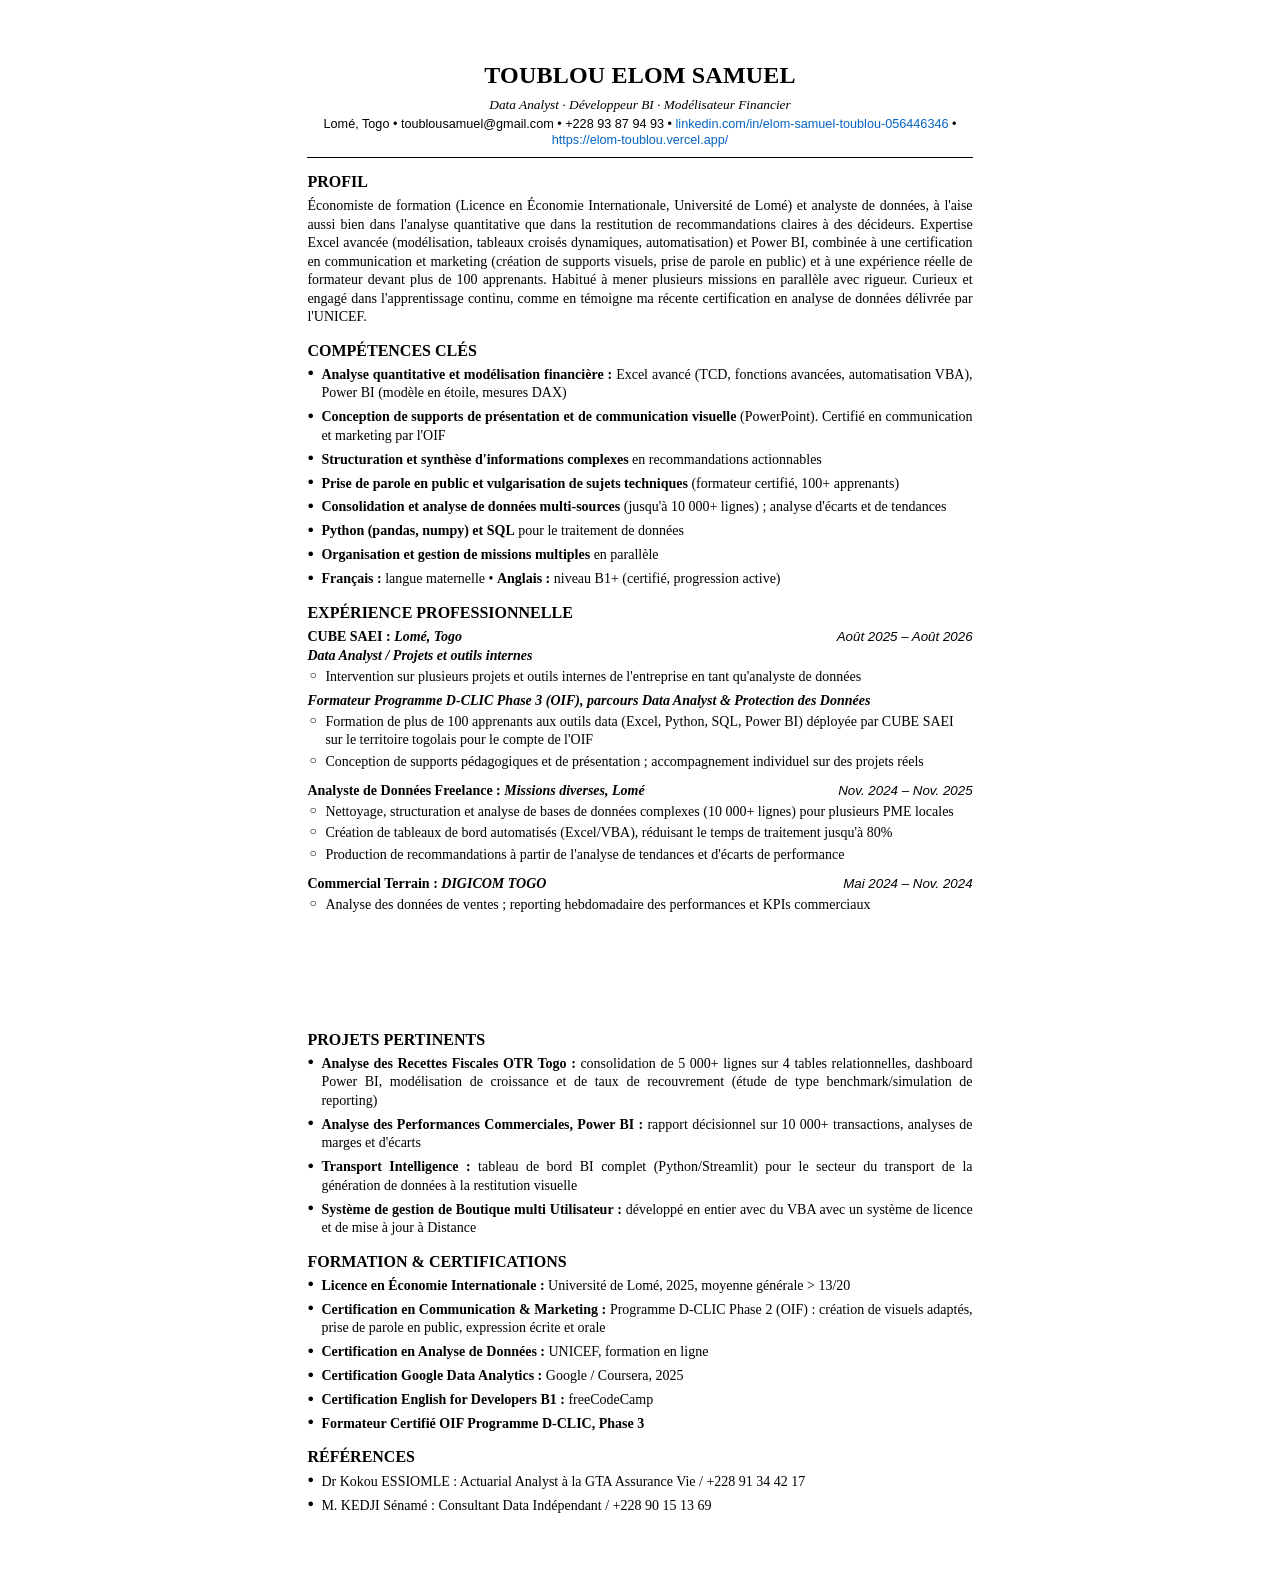
<file: assets/documents/cv/Elom_Toublou_CV_Professional_FR.html>
<!DOCTYPE html>
<html lang="fr">
<head>
<meta charset="UTF-8">
<title>Elom Toublou - CV Professionnel</title>
<style>
  @page { size: A4; margin: 0; }
  * { margin: 0; padding: 0; box-sizing: border-box; }
  body {
    font-family: "Times New Roman", Times, serif;
    font-size: 10.5pt; color: #000; line-height: 1.32;
    width: 210mm; margin: 0 auto; background: #fff;
  }
  .page { padding: 16mm 17mm 14mm 17mm; }
  .page + .page { page-break-before: always; padding-top: 10mm; }

  h1.name { font-size: 18pt; font-weight: bold; text-transform: uppercase; letter-spacing: .2px; text-align: center; }
  .headline { text-align: center; font-size: 10pt; font-style: italic; margin: 4px 0 2px; }
  .contact { text-align: center; font-size: 9.5pt; font-family: Arial, sans-serif; }
  .contact a { color: #0563c1; text-decoration: none; }
  hr.sep { border: none; border-top: 1.1pt solid #000; margin: 8px 0 10px; }

  h2 { font-size: 12pt; font-weight: bold; margin: 13px 0 5px; }

  .profile { text-align: justify; }

  ul.b { list-style: none; }
  ul.b > li { padding-left: 14px; position: relative; margin-bottom: 5.5px; text-align: justify; }
  ul.b > li::before { content: "●"; position: absolute; left: 0; font-size: 8pt; top: .5px; }
  ul.sub { list-style: none; margin-top: 2px; }
  ul.sub > li { padding-left: 18px; position: relative; margin-bottom: 3px; }
  ul.sub > li::before { content: "○"; position: absolute; left: 2px; font-size: 9pt; }

  .job { margin-bottom: 11px; }
  .job-head { font-weight: bold; }
  .job-org { font-style: italic; }
  .job-line { display: flex; justify-content: space-between; align-items: baseline; }
  .job-dates { font-family: Arial, sans-serif; font-size: 10pt; font-style: italic; white-space: nowrap; padding-left: 12px; }
  .role-sub { font-style: italic; margin-top: 1px; font-weight: bold; }

  .refs > li { margin-bottom: 5px; }
  .refs > li::before { content: "❖"; font-size: 9pt; }

  strong.k { font-weight: bold; }
  em.it { font-style: italic; }
</style>
</head>
<body>
<div class="page">

  <h1 class="name">Toublou Elom Samuel</h1>
  <p class="headline">Data Analyst · Développeur BI · Modélisateur Financier</p>
  <p class="contact">Lomé, Togo • toublousamuel@gmail.com • +228 93 87 94 93 • <a href="https://www.linkedin.com/in/elom-samuel-toublou-056446346/">linkedin.com/in/elom-samuel-toublou-056446346</a> • <a href="https://elom-toublou.vercel.app/">https://elom-toublou.vercel.app/</a></p>
  <hr class="sep">

  <h2>PROFIL</h2>
  <p class="profile">Économiste de formation (Licence en Économie Internationale, Université de Lomé) et analyste de données, à l'aise aussi bien dans l'analyse quantitative que dans la restitution de recommandations claires à des décideurs. Expertise Excel avancée (modélisation, tableaux croisés dynamiques, automatisation) et Power BI, combinée à une certification en communication et marketing (création de supports visuels, prise de parole en public) et à une expérience réelle de formateur devant plus de 100 apprenants. Habitué à mener plusieurs missions en parallèle avec rigueur. Curieux et engagé dans l'apprentissage continu, comme en témoigne ma récente certification en analyse de données délivrée par l'UNICEF.</p>

  <h2>COMPÉTENCES CLÉS</h2>
  <ul class="b">
    <li><strong class="k">Analyse quantitative et modélisation financière :</strong> Excel avancé (TCD, fonctions avancées, automatisation VBA), Power BI (modèle en étoile, mesures DAX)</li>
    <li><strong class="k">Conception de supports de présentation et de communication visuelle</strong> (PowerPoint). Certifié en communication et marketing par l'OIF</li>
    <li><strong class="k">Structuration et synthèse d'informations complexes</strong> en recommandations actionnables</li>
    <li><strong class="k">Prise de parole en public et vulgarisation de sujets techniques</strong> (formateur certifié, 100+ apprenants)</li>
    <li><strong class="k">Consolidation et analyse de données multi-sources</strong> (jusqu'à 10 000+ lignes) ; analyse d'écarts et de tendances</li>
    <li><strong class="k">Python (pandas, numpy) et SQL</strong> pour le traitement de données</li>
    <li><strong class="k">Organisation et gestion de missions multiples</strong> en parallèle</li>
    <li><strong class="k">Français :</strong> langue maternelle • <strong class="k">Anglais :</strong> niveau B1+ (certifié, progression active)</li>
  </ul>

  <h2>EXPÉRIENCE PROFESSIONNELLE</h2>

  <div class="job">
    <div class="job-line">
      <span class="job-head">CUBE SAEI : <span class="job-org">Lomé, Togo</span></span>
      <span class="job-dates">Août 2025 – Août 2026</span>
    </div>
    <p class="role-sub">Data Analyst / Projets et outils internes</p>
    <ul class="sub">
      <li>Intervention sur plusieurs projets et outils internes de l'entreprise en tant qu'analyste de données</li>
    </ul>
    <p class="role-sub" style="margin-top:6px">Formateur Programme D-CLIC Phase 3 (OIF), parcours Data Analyst &amp; Protection des Données</p>
    <ul class="sub">
      <li>Formation de plus de 100 apprenants aux outils data (Excel, Python, SQL, Power BI) déployée par CUBE SAEI sur le territoire togolais pour le compte de l'OIF</li>
      <li>Conception de supports pédagogiques et de présentation ; accompagnement individuel sur des projets réels</li>
    </ul>
  </div>

  <div class="job">
    <div class="job-line">
      <span class="job-head">Analyste de Données Freelance : <span class="job-org">Missions diverses, Lomé</span></span>
      <span class="job-dates">Nov. 2024 – Nov. 2025</span>
    </div>
    <ul class="sub">
      <li>Nettoyage, structuration et analyse de bases de données complexes (10 000+ lignes) pour plusieurs PME locales</li>
      <li>Création de tableaux de bord automatisés (Excel/VBA), réduisant le temps de traitement jusqu'à 80%</li>
      <li>Production de recommandations à partir de l'analyse de tendances et d'écarts de performance</li>
    </ul>
  </div>

  <div class="job">
    <div class="job-line">
      <span class="job-head">Commercial Terrain : <span class="job-org">DIGICOM TOGO</span></span>
      <span class="job-dates">Mai 2024 – Nov. 2024</span>
    </div>
    <ul class="sub">
      <li>Analyse des données de ventes ; reporting hebdomadaire des performances et KPIs commerciaux</li>
    </ul>
  </div>

</div>
<div class="page">

  <h2>PROJETS PERTINENTS</h2>
  <ul class="b">
    <li><strong class="k">Analyse des Recettes Fiscales OTR Togo :</strong> consolidation de 5 000+ lignes sur 4 tables relationnelles, dashboard Power BI, modélisation de croissance et de taux de recouvrement (étude de type benchmark/simulation de reporting)</li>
    <li><strong class="k">Analyse des Performances Commerciales, Power BI :</strong> rapport décisionnel sur 10 000+ transactions, analyses de marges et d'écarts</li>
    <li><strong class="k">Transport Intelligence :</strong> tableau de bord BI complet (Python/Streamlit) pour le secteur du transport de la génération de données à la restitution visuelle</li>
    <li><strong class="k">Système de gestion de Boutique multi Utilisateur :</strong> développé en entier avec du VBA avec un système de licence et de mise à jour à Distance</li>
  </ul>

  <h2>FORMATION &amp; CERTIFICATIONS</h2>
  <ul class="b">
    <li><strong class="k">Licence en Économie Internationale :</strong> Université de Lomé, 2025, moyenne générale > 13/20</li>
    <li><strong class="k">Certification en Communication &amp; Marketing :</strong> Programme D-CLIC Phase 2 (OIF) : création de visuels adaptés, prise de parole en public, expression écrite et orale</li>
    <li><strong class="k">Certification en Analyse de Données :</strong> UNICEF, formation en ligne</li>
    <li><strong class="k">Certification Google Data Analytics :</strong> Google / Coursera, 2025</li>
    <li><strong class="k">Certification English for Developers B1 :</strong> freeCodeCamp</li>
    <li><strong class="k">Formateur Certifié OIF Programme D-CLIC, Phase 3</strong></li>
  </ul>

  <h2>RÉFÉRENCES</h2>
  <ul class="b refs">
    <li>Dr Kokou ESSIOMLE : Actuarial Analyst à la GTA Assurance Vie / +228 91 34 42 17</li>
    <li>M. KEDJI Sénamé : Consultant Data Indépendant / +228 90 15 13 69</li>
  </ul>

</div>
</body>
</html>
</file>
<file: admin/style.css>
/* Back-office v2, sobre et professionnel, aligné sur l'identité du portfolio */
:root{
  --blue:#4A9EBF; --blue-dark:#2E7A9A; --teal:#2BBFA0; --teal-deep:#0E5F4F;
  --coral:#F06240; --amber:#C77E1F; --red:#B3261E;
  --ink:#0F1F2E; --ink-mid:#1E3448; --white:#fff; --off:#FAFBFC;
  --g1:#F1F4F8; --g2:#E2E8F0; --g3:#C6D2DF; --g4:#8FA8BE; --g5:#5A7890;
  --sans:'Plus Jakarta Sans',system-ui,-apple-system,sans-serif;
  --mono:'JetBrains Mono',ui-monospace,monospace;
  --r:12px; --shadow:0 10px 34px rgba(15,31,46,.10);
  --side-w:296px;
}
*{margin:0;padding:0;box-sizing:border-box}
[hidden]{display:none!important}
html{-webkit-text-size-adjust:100%}
body{font-family:var(--sans);background:var(--g1);color:var(--ink);-webkit-font-smoothing:antialiased;font-size:16px}
code{font-family:var(--mono);font-size:.76em;background:var(--g1);border:1px solid var(--g2);padding:.12em .45em;border-radius:5px;white-space:nowrap}
::selection{background:rgba(74,158,191,.25)}

/* ---------- icônes (Lucide, SVG inline) ---------- */
svg.ic{width:1em;height:1em;display:inline-block;vertical-align:-.12em;flex-shrink:0}
.side-nav button .ico{width:1.15rem;height:1.15rem;display:flex;align-items:center;justify-content:center;flex-shrink:0}
.side-nav button .ico .ic{width:17px;height:17px}
.side-link .ic{width:16px;height:16px;flex-shrink:0}
.hamburger .ic{width:18px;height:18px}
.hamburger{display:none;border:1px solid var(--g2);background:#fff;border-radius:8px;padding:.5rem .55rem;cursor:pointer;color:var(--ink)}
.tool-btn{display:inline-flex;align-items:center;gap:.4rem}
.tool-btn .ic{width:13px;height:13px}
.seg button{display:inline-flex;align-items:center;gap:.4rem}
.seg button .ic{width:13px;height:13px}
.modal-ico .ic{width:20px;height:20px}
.stat .ic{width:20px;height:20px;opacity:.55}
.health-item .ic{width:16px;height:16px;flex-shrink:0;margin-top:.1rem}
.health-item.err .ic{color:var(--red)}
.health-item.warn .ic{color:var(--amber)}
.pub-ok .ic{width:16px;height:16px;color:var(--teal-deep);flex-shrink:0;margin-top:.1rem}
.pub-warn .ic{width:16px;height:16px;color:#7A5410;flex-shrink:0;margin-top:.1rem}
.q-ico{width:40px;height:40px;border-radius:10px;background:var(--g1);border:1px solid var(--g2);display:flex;align-items:center;justify-content:center;color:var(--blue-dark);flex-shrink:0}
.q-ico .ic{width:18px;height:18px}
.search::before{content:'';position:absolute;left:.75rem;top:50%;transform:translateY(-50%);width:14px;height:14px;background-color:var(--g4);-webkit-mask:url("data:image/svg+xml,%3Csvg xmlns='http://www.w3.org/2000/svg' viewBox='0 0 24 24' fill='none' stroke='black' stroke-width='2' stroke-linecap='round' stroke-linejoin='round'%3E%3Ccircle cx='11' cy='11' r='8'/%3E%3Cpath d='m21 21-4.3-4.3'/%3E%3C/svg%3E") center/contain no-repeat;mask:url("data:image/svg+xml,%3Csvg xmlns='http://www.w3.org/2000/svg' viewBox='0 0 24 24' fill='none' stroke='black' stroke-width='2' stroke-linecap='round' stroke-linejoin='round'%3E%3Ccircle cx='11' cy='11' r='8'/%3E%3Cpath d='m21 21-4.3-4.3'/%3E%3C/svg%3E") center/contain no-repeat}

/* ---------- boutons ---------- */
.btn-primary{background:var(--ink);color:#fff;border:1px solid var(--ink);border-radius:9px;padding:.78rem 1.5rem;font:inherit;font-weight:700;font-size:.94rem;cursor:pointer;transition:background .15s,transform .05s}
.btn-primary:hover{background:var(--ink-mid)}
.btn-primary:active{transform:translateY(1px)}
.btn-primary:disabled{opacity:.55;cursor:default}
.btn-dark{background:#fff;color:var(--ink);border:1.5px solid var(--g2);border-radius:9px;padding:.78rem 1.25rem;font:inherit;font-weight:700;font-size:.94rem;cursor:pointer;transition:border-color .15s}
.btn-dark:hover{border-color:var(--ink)}
.btn-ghost{background:#fff;border:1px solid var(--g2);border-radius:9px;padding:.65rem 1.15rem;font:inherit;font-size:.88rem;font-weight:600;color:var(--ink-mid);cursor:pointer}
.btn-ghost:hover{border-color:var(--g4)}
.btn-danger{background:var(--red);color:#fff;border:1px solid var(--red);border-radius:9px;padding:.7rem 1.4rem;font:inherit;font-weight:700;font-size:.92rem;cursor:pointer}
.btn-danger:hover{filter:brightness(1.08)}
.btn-block{width:100%}
.btn-sm{font:inherit;font-size:.84rem;font-weight:600;padding:.5rem .9rem;border-radius:8px;border:1px solid var(--g2);background:#fff;cursor:pointer;color:var(--ink);transition:border-color .15s,background .15s;display:inline-flex;align-items:center;gap:.35rem}
.btn-sm:hover{border-color:var(--ink)}
.btn-sm.primary{background:var(--ink);border-color:var(--ink);color:#fff}
.btn-sm.danger{color:var(--red);border-color:#EFC5C2}
.btn-sm.danger:hover{background:#FDF0EF;border-color:var(--red)}
.tool-btn{font:inherit;font-size:.84rem;font-weight:600;color:#C9D6E2;background:transparent;border:1px solid rgba(255,255,255,.22);border-radius:7px;padding:.5rem .9rem;cursor:pointer;text-decoration:none}
.tool-btn:hover{color:#fff;border-color:#fff}

/* ---------- login ---------- */
.login-screen{min-height:100vh;display:flex;align-items:center;justify-content:center;padding:2rem;background:radial-gradient(1100px 520px at 18% -10%,#16405C,#05080D 72%)}
.login-split{width:min(880px,100%);display:grid;grid-template-columns:1fr 1fr;background:#fff;border-radius:20px;overflow:hidden;box-shadow:var(--shadow)}
.login-brand{background:linear-gradient(160deg,#0F1F2E,#1E3448 70%,#2E7A9A 130%);color:#fff;padding:2.6rem 2.4rem;display:flex;flex-direction:column}
.login-mark{width:46px;height:46px;border-radius:10px;background:var(--blue);color:#fff;display:flex;align-items:center;justify-content:center;font-family:Georgia,serif;font-weight:700;font-size:1.25rem}
.login-brand h1{font-size:1.7rem;line-height:1.2;margin:1.2rem 0 .3rem;letter-spacing:-.01em}
.login-who{font-size:.82rem;color:#9DB4C7;margin-bottom:1.6rem}
.login-feats{list-style:none;display:flex;flex-direction:column;gap:1rem;margin-bottom:auto}
.login-feats li{display:grid;grid-template-columns:10px 1fr;gap:.15rem .6rem;align-items:start}
.login-feats li::before{content:'';width:8px;height:8px;border-radius:50%;background:var(--teal);margin-top:.35rem;grid-row:span 2}
.login-feats li b{grid-column:2}
.login-feats li span{grid-column:2}
.login-feats b{display:block;font-size:.86rem}
.login-feats span{font-size:.78rem;color:#9DB4C7}
.login-ver{font-family:var(--mono);font-size:.66rem;color:#6E8AA3;margin-top:2rem}
.login-form-wrap{padding:2.6rem 2.4rem}
.login-form-wrap h2{font-size:1.3rem}
.login-sub{color:var(--g5);font-size:.84rem;margin:.25rem 0 1.5rem}
.pass-wrap{position:relative;display:block}
.pass-wrap input{padding-right:5.5rem!important}
.pass-eye{position:absolute;right:.4rem;top:50%;transform:translateY(-50%);border:none;background:none;font:inherit;font-size:.72rem;font-weight:700;color:var(--g5);cursor:pointer;padding:.4rem .5rem}
.pass-eye:hover{color:var(--ink)}
.login-hint{font-size:.78rem;color:var(--g5);margin:.7rem 0 1rem}
.login-err{color:var(--red);background:#FDF0EF;border:1px solid #EFC5C2;font-size:.82rem;font-weight:600;border-radius:8px;padding:.6rem .9rem;margin-bottom:1rem}
.login-screen.shake .login-split{animation:shake .35s}
@keyframes shake{20%{transform:translateX(-7px)}45%{transform:translateX(6px)}70%{transform:translateX(-4px)}90%{transform:translateX(2px)}}
.login-back{display:inline-block;margin-top:1.3rem;font-size:.82rem;font-weight:600;color:var(--g5);text-decoration:none}
.login-back:hover{color:var(--ink)}
@media(max-width:760px){.login-split{grid-template-columns:1fr}.login-brand{display:none}}

/* ---------- layout : plein écran ---------- */
html,body{height:100%}
.app{display:flex;height:100vh;overflow:hidden}
.sidebar{width:var(--side-w);flex-shrink:0;background:var(--ink);color:#fff;display:flex;flex-direction:column;height:100%;z-index:60}
.side-brand{display:flex;gap:.8rem;align-items:center;padding:1.3rem 1.2rem;border-bottom:1px solid rgba(255,255,255,.09)}
.side-mark{width:40px;height:40px;flex-shrink:0;border-radius:10px;background:var(--blue);display:flex;align-items:center;justify-content:center;font-family:Georgia,serif;font-weight:700;font-size:1.05rem}
.side-name{font-weight:800;font-size:.95rem}
.side-status{display:flex;align-items:center;gap:.4rem;font-family:var(--mono);font-size:.7rem;color:#9DB4C7;margin-top:3px}
.side-status .dot{width:7px;height:7px;border-radius:50%;background:var(--teal);flex-shrink:0}
.side-status .dot.busy{background:var(--amber)}
.side-nav{flex:1;overflow-y:auto;padding:.7rem .8rem 1rem;display:flex;flex-direction:column;gap:1px}
.nav-group{font-size:.68rem;font-weight:800;letter-spacing:.14em;text-transform:uppercase;color:#6E8AA3;margin:1.1rem .6rem .4rem}
.nav-group:first-child{margin-top:.2rem}
.side-nav button{position:relative;background:none;border:none;color:#C6D6E2;text-align:left;font:inherit;font-size:.92rem;font-weight:600;padding:.72rem .85rem;border-radius:9px;cursor:pointer;display:flex;align-items:center;gap:.7rem;width:100%}
.side-nav button:hover{background:rgba(255,255,255,.07);color:#fff}
.side-nav button.on{background:var(--blue);color:#fff}
.side-nav .count{margin-left:auto;font-family:var(--mono);font-size:.7rem;background:rgba(255,255,255,.16);padding:.14rem .55rem;border-radius:20px}
.side-nav button.on .count{background:rgba(255,255,255,.25)}
.dot-warn{margin-left:auto;width:8px;height:8px;border-radius:50%;background:var(--amber)}
.side-foot{padding:.9rem;border-top:1px solid rgba(255,255,255,.09);display:flex;flex-direction:column;gap:.3rem}
.side-link{display:flex;align-items:center;gap:.65rem;background:none;border:none;color:#C6D6E2;font:inherit;font-size:.87rem;font-weight:600;padding:.62rem .8rem;border-radius:8px;cursor:pointer;text-decoration:none;width:100%;text-align:left}
.side-link:hover{background:rgba(255,255,255,.07);color:#fff}
.side-overlay{display:none}
.main{flex:1;min-width:0;display:flex;flex-direction:column;overflow-y:auto;height:100%}
.app-foot{padding:1rem 1.8rem 1.4rem;font-size:.76rem;color:var(--g4);text-align:center}

/* ---------- topbar ---------- */
.topbar{position:sticky;top:0;z-index:50;background:rgba(255,255,255,.94);backdrop-filter:blur(14px);border-bottom:1px solid var(--g2);padding:.9rem 2.2rem;display:flex;justify-content:space-between;align-items:center;gap:1rem}
.crumb{display:flex;align-items:center;gap:.8rem;min-width:0}
.crumb h2{font-size:1.25rem;letter-spacing:-.01em;white-space:nowrap}
.crumb p{font-size:.85rem;color:var(--g5);white-space:nowrap;overflow:hidden;text-overflow:ellipsis}
.top-actions{display:flex;gap:.55rem;align-items:center;flex-shrink:0}
.seg{display:inline-flex;align-items:center;border:1.5px solid var(--g2);border-radius:9px;overflow:hidden;background:#fff}
.seg-lbl{font-size:.66rem;font-weight:800;letter-spacing:.08em;text-transform:uppercase;color:var(--g4);padding:0 .2rem 0 .7rem}
.seg button{border:none;background:none;font-family:var(--mono);font-size:.78rem;font-weight:600;padding:.62rem .95rem;cursor:pointer;color:var(--g5)}
.seg button.on{background:var(--ink);color:#fff}
.seg-dark{background:transparent;border-color:rgba(255,255,255,.22)}
.seg-dark .seg-lbl{color:#6E8AA3}
.seg-dark button{color:#C9D6E2}
.seg-dark button.on{background:rgba(255,255,255,.16);color:#fff}
.save-pill{display:inline-flex;align-items:center;gap:.45rem;font-size:.8rem;font-weight:700;border:1px solid var(--g2);background:#fff;border-radius:20px;padding:.55rem .95rem;white-space:nowrap}
.save-pill .dot{width:8px;height:8px;border-radius:50%;background:var(--teal)}
.save-pill.dirty{border-color:#EBC98F;background:#FDF6E8;color:#7A5410}
.save-pill.dirty .dot{background:var(--amber);animation:pulse 1.4s infinite}
@keyframes pulse{50%{opacity:.4}}

/* ---------- vues ---------- */
.view{padding:2rem 2.2rem 2.4rem;max-width:1400px;width:100%;margin:0 auto}
.card{background:#fff;border:1px solid var(--g2);border-radius:var(--r);padding:1.6rem 1.7rem;margin-bottom:1.2rem;box-shadow:0 1px 2px rgba(15,31,46,.04)}
.card-head{display:flex;justify-content:space-between;align-items:flex-start;gap:1rem;margin-bottom:1rem}
.card-head h3{font-size:1.05rem}
.card-head .desc{margin:.25rem 0 0}
.card .desc{font-size:.86rem;color:var(--g5);line-height:1.6}
.grid2{display:grid;grid-template-columns:1fr 1fr;gap:1rem}
.row-head{display:flex;justify-content:space-between;align-items:center;gap:.6rem;margin-bottom:.8rem}
.row-head h4{font-size:.86rem}
.toolbar{display:flex;gap:.6rem;align-items:center;flex-wrap:wrap}
.search{flex:1;min-width:200px;position:relative}
.search input{width:100%;border:1.5px solid var(--g2);border-radius:9px;padding:.6rem .9rem .6rem 2.2rem;font:inherit;font-size:.84rem;background:#fff}
.search input:focus{outline:none;border-color:var(--blue);box-shadow:0 0 0 3px rgba(74,158,191,.15)}
select.inline{border:1.5px solid var(--g2);border-radius:9px;padding:.6rem .8rem;font:inherit;font-size:.82rem;background:#fff}
.item{border:1.5px solid var(--g2);border-radius:var(--r);padding:1.3rem;margin-bottom:1rem;background:#fff}
.item-head{display:flex;justify-content:space-between;align-items:center;gap:.6rem;margin-bottom:.8rem;flex-wrap:wrap}
.item-title{font-weight:800;font-size:.96rem}
.item-actions{display:flex;gap:.35rem;flex-wrap:wrap}
.prj-top{display:flex;gap:.9rem;align-items:center}
.prj-thumb{width:150px;height:84px;object-fit:cover;border-radius:8px;border:1px solid var(--g2);flex-shrink:0;background:var(--g1)}
.prj-meta{font-family:var(--mono);font-size:.66rem;color:var(--g5);margin-top:.3rem}
.pill{font-family:var(--mono);font-size:.68rem;letter-spacing:.05em;text-transform:uppercase;background:var(--g1);border:1px solid var(--g2);padding:.26rem .7rem;border-radius:20px;color:var(--g5);white-space:nowrap}
.pill.live{background:#E6F7F3;border-color:var(--teal);color:var(--teal-deep)}
.pill.warn{background:#FDF6E8;border-color:#EBC98F;color:#7A5410}
.pill.err{background:#FBEDEC;border-color:#EFC5C2;color:var(--red)}
.pill.ok{background:#E6F7F3;border-color:var(--teal);color:var(--teal-deep)}

/* ---------- champs ---------- */
.fld{display:block;margin-bottom:.95rem;min-width:0}
.fld>span{display:block;font-size:.74rem;font-weight:800;letter-spacing:.07em;text-transform:uppercase;color:var(--g5);margin-bottom:.45rem}
.fld input,.fld textarea,.fld select{width:100%;border:1.5px solid var(--g2);border-radius:9px;padding:.78rem 1rem;font:inherit;font-size:.94rem;background:#fff;color:var(--ink);transition:border-color .15s,box-shadow .15s}
.fld input:focus,.fld textarea:focus,.fld select:focus{outline:none;border-color:var(--blue);box-shadow:0 0 0 3px rgba(74,158,191,.15)}
.fld textarea{min-height:110px;resize:vertical;line-height:1.6}
.fld input::placeholder,.fld textarea::placeholder{color:var(--g4)}
.fld-err input,.fld-err textarea{border-color:var(--red)}
.fld-hint{font-size:.72rem;color:var(--g4);margin-top:.35rem}
.char-count{font-family:var(--mono);font-size:.64rem;color:var(--g4);font-weight:400;letter-spacing:0;text-transform:none;margin-left:.4rem}
input[type=range]{accent-color:var(--blue);padding:0}
.pct-val{font-family:var(--mono);font-size:.75rem;font-weight:700}
.checkline{display:flex;align-items:center;gap:.55rem;font-size:.84rem;font-weight:600;text-transform:none;letter-spacing:0;color:var(--ink)}
.checkline input{width:auto}

/* ---------- éditeur projet plein écran ---------- */
.editor-page{display:flex;flex-direction:column;gap:1.2rem}
.editor-head{display:flex;justify-content:space-between;align-items:center;gap:1rem;flex-wrap:wrap;position:sticky;top:0;z-index:10;background:var(--g1);padding:.5rem 0;border-bottom:1px solid var(--g2)}
.editor-title{font-size:1.2rem}
.editor-sub{font-size:.85rem;color:var(--g5)}
.editor-actions{display:flex;gap:.6rem;flex-shrink:0}
.editor-body .item-head{display:none}
.editor-foot{display:flex;justify-content:flex-end;gap:.6rem;padding:.6rem 0 1rem}
.prj-open{display:flex;align-items:center;gap:1rem;width:100%;text-align:left;background:#fff;border:1.5px solid var(--g2);border-radius:12px;padding:.8rem 1rem;cursor:pointer;font:inherit;transition:border-color .15s,box-shadow .15s}
.row-search{margin:.7rem 0 .8rem}
.row-search input{width:100%;border:1.5px solid var(--g2);border-radius:9px;padding:.62rem .95rem .62rem 2.25rem;font:inherit;font-size:.88rem;background:#fff}
.row-search input:focus{outline:none;border-color:var(--blue);box-shadow:0 0 0 3px rgba(74,158,191,.15)}
.prj-open:hover{border-color:var(--blue);box-shadow:0 4px 18px rgba(15,31,46,.07)}
.prj-open-thumb{width:110px;height:62px;object-fit:cover;border-radius:8px;border:1px solid var(--g2);flex-shrink:0;background:var(--g1)}
.prj-open-ph{display:flex;align-items:center;justify-content:center;color:var(--g4)}
.prj-open-ph .ic{width:22px;height:22px}
.prj-open-txt{flex:1;min-width:0;display:flex;flex-direction:column}
.prj-open-txt b{font-size:.95rem;white-space:nowrap;overflow:hidden;text-overflow:ellipsis}
.prj-open-txt span{font-size:.78rem;color:var(--g5);white-space:nowrap;overflow:hidden;text-overflow:ellipsis}
.prj-open-txt em{font-family:var(--mono);font-style:normal;font-size:.66rem;color:var(--g4);margin-top:.15rem}
.prj-open-arr{width:18px;height:18px;color:var(--g4);flex-shrink:0;transition:transform .15s,color .15s}
.prj-open:hover .prj-open-arr{transform:translateX(3px);color:var(--blue-dark)}
.cert-open-badge{width:42px;height:42px;flex-shrink:0;display:flex;align-items:center;justify-content:center;font-family:var(--mono);font-size:.6rem;font-weight:500;border-radius:3px}
.cb-blue{background:#EBF6FB;color:#2E7A9A;border:1.5px solid #D0EBF5}
.cb-teal{background:#E8F8F5;color:#17836C;border:1.5px solid rgba(43,191,160,.25)}
.cb-coral{background:#FEF0ED;color:#C2431F;border:1.5px solid rgba(240,98,64,.25)}
.cb-gold{background:rgba(215,181,109,.1);color:#96690A;border:1.5px solid rgba(215,181,109,.35)}

/* ---------- journal d'activité ---------- */
.act-list{display:flex;flex-direction:column}
.act-row{display:flex;align-items:flex-start;gap:.8rem;padding:.7rem .3rem;border-bottom:1px solid var(--g2);font-size:.88rem}
.act-row:last-child{border-bottom:none}
.act-row .act-dot{width:7px;height:7px;border-radius:50%;background:var(--blue);flex-shrink:0;margin-top:.42rem}
.act-row b{font-weight:700}
.act-row time{margin-left:auto;font-family:var(--mono);font-size:.68rem;color:var(--g4);white-space:nowrap;padding-left:1rem}
.mono-note{font-family:var(--mono);font-size:.64rem;background:var(--g1);border:1px solid var(--g2);border-radius:6px;padding:.3rem .6rem;flex-shrink:0}

/* ---------- recherche globale (Ctrl+K) ---------- */
.cmdk-trigger{display:inline-flex;align-items:center;gap:.55rem;background:#fff;border:1.5px solid var(--g2);border-radius:9px;padding:.55rem .9rem;font:inherit;font-size:.8rem;font-weight:600;color:var(--g5);cursor:pointer;transition:border-color .15s}
.cmdk-trigger:hover{border-color:var(--ink)}
.cmdk-trigger .ic{width:14px;height:14px}
.cmdk-trigger kbd{font-family:var(--mono);font-size:.62rem;background:var(--g1);border:1px solid var(--g2);border-radius:5px;padding:.15rem .4rem;color:var(--g5)}
.cmdk{position:fixed;inset:0;background:rgba(15,31,46,.45);backdrop-filter:blur(3px);z-index:1200;display:flex;align-items:flex-start;justify-content:center;padding:14vh 1rem 1rem}
.cmdk-box{width:min(560px,100%);background:#fff;border-radius:14px;box-shadow:0 30px 80px rgba(15,31,46,.3);overflow:hidden;display:flex;flex-direction:column;animation:up .18s ease}
.cmdk-input-wrap{display:flex;align-items:center;gap:.6rem;padding:.9rem 1.1rem;border-bottom:1px solid var(--g2);color:var(--g4)}
.cmdk-input-wrap .ic{width:16px;height:16px}
.cmdk-input-wrap input{flex:1;border:none;outline:none;font:inherit;font-size:.95rem;color:var(--ink);background:transparent}
.cmdk-results{max-height:46vh;overflow-y:auto;padding:.45rem}
.cmdk-group{font-size:.62rem;font-weight:800;letter-spacing:.12em;text-transform:uppercase;color:var(--g4);padding:.55rem .65rem .25rem}
.cmdk-item{display:flex;align-items:center;gap:.7rem;width:100%;text-align:left;background:none;border:none;border-radius:9px;padding:.6rem .7rem;font:inherit;font-size:.86rem;cursor:pointer;color:var(--ink)}
.cmdk-item .ic{width:15px;height:15px;color:var(--g4);flex-shrink:0}
.cmdk-item.sel,.cmdk-item:hover{background:var(--g1)}
.cmdk-item .cx{margin-left:auto;font-family:var(--mono);font-size:.6rem;color:var(--g4)}
.cmdk-empty{padding:1.6rem;text-align:center;font-size:.86rem;color:var(--g5)}
.cmdk-foot{display:flex;gap:1.2rem;padding:.6rem 1.1rem;border-top:1px solid var(--g2);background:var(--g1);font-size:.68rem;color:var(--g5)}
.cmdk-foot kbd{font-family:var(--mono);font-size:.6rem;background:#fff;border:1px solid var(--g2);border-radius:4px;padding:.1rem .35rem}

/* ---------- dashboard compact (tout sur un écran) ---------- */
.dash-cols{display:grid;grid-template-columns:1fr 1fr;gap:1.2rem;margin-bottom:1.2rem}
.dash-cols .card{margin-bottom:0;height:100%}
.quick-grid{grid-template-columns:repeat(4,1fr)}
.stat-grid{display:grid;grid-template-columns:repeat(auto-fit,minmax(210px,1fr));gap:1rem;margin-bottom:1.2rem}
.stat{background:var(--ink);color:#fff;border-radius:var(--r);padding:1.5rem 1.5rem;position:relative;overflow:hidden}
.stat::before{content:'';position:absolute;right:-18px;bottom:-18px;width:86px;height:86px;border-radius:50%;background:radial-gradient(closest-side,rgba(74,158,191,.28),transparent)}
.stat-ico{position:absolute;right:1.05rem;top:1.05rem;width:40px;height:40px;border-radius:10px;background:rgba(255,255,255,.1);border:1px solid rgba(255,255,255,.14);display:flex;align-items:center;justify-content:center;color:#BFD9E8}
.stat-ico .ic{width:19px;height:19px;opacity:1}
.stat .n{font-size:2.2rem;font-weight:800;letter-spacing:-.02em}
.stat .l{font-size:.82rem;color:#9DB4C7;margin-top:3px}
.stat .sub{font-family:var(--mono);font-size:.7rem;color:#6E8AA3;margin-top:.45rem}
.pub-ok{display:flex;gap:.8rem;align-items:flex-start;background:#EAF7F3;border:1px solid #BDE3D7;border-radius:10px;padding:.9rem 1.1rem;font-size:.83rem;color:var(--teal-deep)}
.pub-warn{display:flex;gap:.8rem;align-items:flex-start;background:#FDF6E8;border:1px solid #EBC98F;border-radius:10px;padding:.9rem 1.1rem;font-size:.83rem;color:#7A5410}
.health-list{display:flex;flex-direction:column;gap:.45rem;margin-top:.8rem}
.health-item{display:flex;gap:.7rem;align-items:flex-start;font-size:.88rem;border:1px solid var(--g2);border-radius:9px;padding:.7rem .95rem;background:var(--off)}
.health-item.err{border-color:#EFC5C2;background:#FDF4F3}
.health-item .tag-act{margin-left:auto;flex-shrink:0}
.list-inline{display:flex;flex-wrap:wrap;gap:.4rem;margin:.5rem 0}
.tag{background:var(--g1);border:1px solid var(--g2);border-radius:20px;padding:.25rem .7rem;font-size:.72rem;font-weight:600}
.quick-grid{display:grid;grid-template-columns:repeat(auto-fit,minmax(200px,1fr));gap:.7rem}
.quick{display:flex;gap:.7rem;align-items:center;text-align:left;background:#fff;border:1.5px solid var(--g2);border-radius:10px;padding:.9rem 1rem;cursor:pointer;font:inherit;transition:border-color .15s}
.quick:hover{border-color:var(--ink)}
.quick b{display:block;font-size:.93rem}
.quick span{font-size:.8rem;color:var(--g5)}
.help{font-size:.84rem;color:var(--g5);background:var(--off);border:1px dashed var(--g3);border-radius:9px;padding:.9rem 1.1rem;margin-bottom:1.2rem;line-height:1.65}

/* ---------- médias / export ---------- */
.thumbs{display:flex;gap:.5rem;flex-wrap:wrap;margin:.5rem 0}
.thumbs img{width:150px;height:84px;object-fit:cover;border-radius:8px;border:1px solid var(--g2);background:var(--g1)}
.media-grid{display:grid;grid-template-columns:repeat(auto-fill,minmax(160px,1fr));gap:.7rem}
.media-cell{border:1px solid var(--g2);border-radius:10px;overflow:hidden;background:#fff;display:flex;flex-direction:column}
.media-cell img{width:100%;height:92px;object-fit:cover;display:block;background:var(--g1)}
.media-cell .mp{padding:.5rem .65rem;font-family:var(--mono);font-size:.6rem;color:var(--g5);word-break:break-all;flex:1}
.media-cell button{margin:0 .6rem .6rem;align-self:flex-start}
.file-row{display:flex;align-items:center;gap:.9rem;border:1px solid var(--g2);border-radius:10px;padding:.85rem 1.05rem;margin-bottom:.6rem;background:#fff}
.file-ico{width:38px;height:38px;border-radius:9px;background:var(--g1);border:1px solid var(--g2);display:flex;align-items:center;justify-content:center;font-family:var(--mono);font-weight:700;font-size:.7rem;color:var(--blue-dark);flex-shrink:0}
.file-row b{display:block;font-size:.93rem;font-family:var(--mono)}
.file-row span{font-size:.8rem;color:var(--g5)}
.file-row .btn-sm{margin-left:auto;flex-shrink:0}
details.export{background:#fff;border:1px solid var(--g2);border-radius:10px;padding:1rem 1.2rem;margin:.9rem 0}
details.export summary{cursor:pointer;font-weight:700;font-size:.85rem}
details.export ol{margin:.7rem 0 .4rem 1.2rem;font-size:.82rem;line-height:2;color:var(--ink-mid)}
.cmd-row{display:flex;gap:.5rem;align-items:center;background:var(--ink);border-radius:9px;padding:.7rem .9rem;margin-top:.6rem}
.cmd-row code{flex:1;background:none;border:none;color:#D7E6F2;font-size:.72rem;white-space:normal;word-break:break-all}
.strength{height:6px;border-radius:4px;background:var(--g2);margin-top:.45rem;overflow:hidden}
.strength i{display:block;height:100%;width:0;border-radius:4px;background:var(--red);transition:width .2s,background .2s}

/* ---------- aperçu ---------- */
.preview-bar{background:#0B1622;border-bottom:1px solid var(--g2);padding:.75rem 1.6rem .9rem}
.preview-tools{display:flex;gap:.6rem;align-items:center;flex-wrap:wrap;margin-bottom:.7rem}
.preview-url{font-family:var(--mono);font-size:.66rem;color:#6E8AA3}
.preview-sp{flex:1}
.preview-frame-wrap{display:flex;justify-content:center}
.preview-frame-wrap iframe{width:100%;height:660px;border:1px solid #33475C;border-radius:12px;background:#fff;transition:width .25s}
.preview-frame-wrap.mobile iframe{width:390px;max-width:100%}

/* ---------- toasts / modale ---------- */
.toasts{position:fixed;bottom:1.2rem;right:1.2rem;display:flex;flex-direction:column;gap:.5rem;z-index:999;max-width:min(360px,90vw)}
.toast{display:flex;gap:.6rem;align-items:flex-start;background:var(--ink);color:#fff;padding:.8rem 1.05rem;border-radius:11px;font-size:.82rem;font-weight:600;box-shadow:var(--shadow);animation:up .25s ease}
.toast.ok{background:var(--teal-deep)}
.toast.err{background:var(--red)}
@keyframes up{from{transform:translateY(8px);opacity:0}}
.modal{position:fixed;inset:0;background:rgba(15,31,46,.55);backdrop-filter:blur(2px);display:flex;align-items:center;justify-content:center;z-index:998;padding:1rem}
.modal-box{background:#fff;border-radius:14px;padding:1.5rem;max-width:440px;width:100%;display:flex;gap:1rem;box-shadow:var(--shadow)}
.modal-ico{width:40px;height:40px;flex-shrink:0;border-radius:50%;background:#FBEDEC;color:var(--red);font-weight:800;display:flex;align-items:center;justify-content:center;font-size:1.1rem}
.modal-box h3{margin-bottom:.3rem;font-size:1rem}
.modal-box p{font-size:.84rem;color:var(--g5);line-height:1.6;margin-bottom:1.2rem}
.modal-actions{display:flex;justify-content:flex-end;gap:.6rem}

/* ---------- responsive ---------- */
@media(max-width:1100px){.top-actions .btn-dark{display:none}}
@media(max-width:1100px){
  .dash-cols{grid-template-columns:1fr}
  .quick-grid{grid-template-columns:repeat(2,1fr)}
}
@media(max-width:900px){
  .sidebar{position:fixed;left:0;top:0;transform:translateX(-105%);transition:transform .25s;box-shadow:var(--shadow)}
  body.nav-open .sidebar{transform:none}
  .side-overlay{display:block;position:fixed;inset:0;background:rgba(15,31,46,.5);z-index:55;opacity:0;pointer-events:none;transition:opacity .25s}
  body.nav-open .side-overlay{opacity:1;pointer-events:auto}
  .hamburger{display:block}
  .grid2{grid-template-columns:1fr}
  .view{padding:1.1rem}
  .topbar{padding:.7rem 1rem;flex-wrap:wrap}
  .crumb h2{font-size:1rem}
  .save-pill span:last-child{display:none}
  .save-pill{padding:.5rem .6rem}
  .prj-thumb{width:110px;height:64px}
}

/* ---------- Audience (analytics) ---------- */
.an-pass{flex:1;max-width:280px;border:1.5px solid var(--g2);border-radius:9px;padding:.6rem .8rem;font:inherit;font-size:.85rem;background:#fff}
.an-pass:focus{outline:none;border-color:var(--ink)}
.an-kpis{display:grid;grid-template-columns:repeat(4,1fr);gap:.7rem;margin:.2rem 0 1.2rem}
.an-kpi{display:flex;flex-direction:column;gap:.15rem;background:#fff;border:1.5px solid var(--g2);border-radius:10px;padding:.85rem 1rem}
.an-kpi b{font-family:var(--mono);font-size:1.45rem;font-weight:700;line-height:1.1;color:var(--ink);letter-spacing:-.02em}
.an-kpi span{font-size:.66rem;font-weight:800;letter-spacing:.08em;text-transform:uppercase;color:var(--g4)}
.an-chart{display:flex;align-items:flex-end;gap:3px;height:110px;background:#fff;border:1.5px solid var(--g2);border-radius:10px;padding:.7rem .8rem .5rem}
.an-bar{flex:1;display:flex;align-items:flex-end;min-width:2px}
.an-bar i{display:block;width:100%;background:var(--blue);border-radius:2px 2px 0 0;min-height:2px;transition:height .3s ease}
.an-bar:hover i{background:var(--ink)}
.an-axis{display:flex;justify-content:space-between;font-family:var(--mono);font-size:.66rem;color:var(--g4);margin-top:.35rem}
.an-cols{display:grid;grid-template-columns:1fr 1fr;gap:1.2rem;margin-top:1.2rem}
.an-cols .card-sub{margin:0}
.an-row{display:flex;justify-content:space-between;align-items:baseline;gap:1rem;padding:.5rem 0;border-bottom:1px solid var(--g1);font-size:.85rem}
.an-row:last-child{border-bottom:none}
.an-row span{font-family:var(--mono);font-size:.78rem;color:var(--g5);overflow:hidden;text-overflow:ellipsis;white-space:nowrap}
.an-row b{font-family:var(--mono);font-weight:700;color:var(--ink)}
@media (max-width:900px){
  .an-kpis{grid-template-columns:repeat(2,1fr)}
  .an-cols{grid-template-columns:1fr}
}

/* ---------- Curriculum Vitae (CV & Expériences) ---------- */
.cv-sheet-preview{max-width:210mm;margin:0 auto;background:#fff;border:1.5px solid var(--g2);border-radius:6px;box-shadow:0 6px 24px rgba(15,31,46,.08);padding:14mm 16mm;color:#000;font-family:"Times New Roman",Times,Georgia,serif;font-size:9.5pt;line-height:1.35}
.cv-sheet-preview h1.name{font-size:17pt;font-weight:700;text-transform:uppercase;text-align:center;letter-spacing:.3px;margin-bottom:2px}
.cv-sheet-preview .headline{text-align:center;font-size:10pt;font-style:italic;color:#222;margin-bottom:3px}
.cv-sheet-preview .contact{text-align:center;font-size:9pt;font-family:Arial,sans-serif;color:#333;margin-bottom:6px}
.cv-sheet-preview hr.sep{border:none;border-top:1.1pt solid #000;margin:6px 0 9px}
.cv-sheet-preview h2{font-size:11pt;font-weight:700;text-transform:uppercase;margin:10px 0 4px;letter-spacing:.2px}
.cv-sheet-preview .profile{text-align:justify;font-size:9.5pt;line-height:1.34}
.cv-sheet-preview ul.b{list-style:none;margin-top:2px}
.cv-sheet-preview ul.b>li{padding-left:14px;position:relative;margin-bottom:3.5px;text-align:justify;font-size:9.4pt}
.cv-sheet-preview ul.b>li::before{content:"●";position:absolute;left:0;font-size:7pt;top:1px}
.cv-sheet-preview .job{margin-bottom:8px}
.cv-sheet-preview .job-line{display:flex;justify-content:space-between;align-items:baseline}
.cv-sheet-preview .job-head{font-weight:700;font-size:9.8pt}
.cv-sheet-preview .job-org{font-style:italic;font-weight:400}
.cv-sheet-preview .job-dates{font-family:Arial,sans-serif;font-size:9pt;font-style:italic;white-space:nowrap;padding-left:10px}
.cv-sheet-preview .role-sub{font-style:italic;font-size:9.4pt;margin-top:1px;font-weight:600}
.cv-sheet-preview ul.sub{list-style:none;margin-top:2px}
.cv-sheet-preview ul.sub>li{padding-left:15px;position:relative;margin-bottom:2.5px;font-size:9.2pt;text-align:justify}
.cv-sheet-preview ul.sub>li::before{content:"–";position:absolute;left:2px}
.cv-sync-pill{display:inline-flex;align-items:center;gap:.35rem;padding:.2rem .55rem;background:#EBF7F4;border:1px solid #A8E3D7;color:#0E5F4F;border-radius:20px;font-size:.72rem;font-weight:700}
.cv-sync-pill .dot{width:6px;height:6px;background:#2BBFA0;border-radius:50%}
.cv-exp-card{background:var(--g0);border:1.5px solid var(--g2);border-radius:10px;padding:1rem;margin-bottom:1rem}
.cv-bullet-row{display:flex;gap:.5rem;align-items:center;margin-bottom:.4rem}
.cv-bullet-row input{flex:1;background:#fff;border:1px solid var(--g2);border-radius:6px;padding:.4rem .6rem;font-size:.85rem}
.cv-bullet-row input:focus{outline:none;border-color:var(--ink)}
</file>
